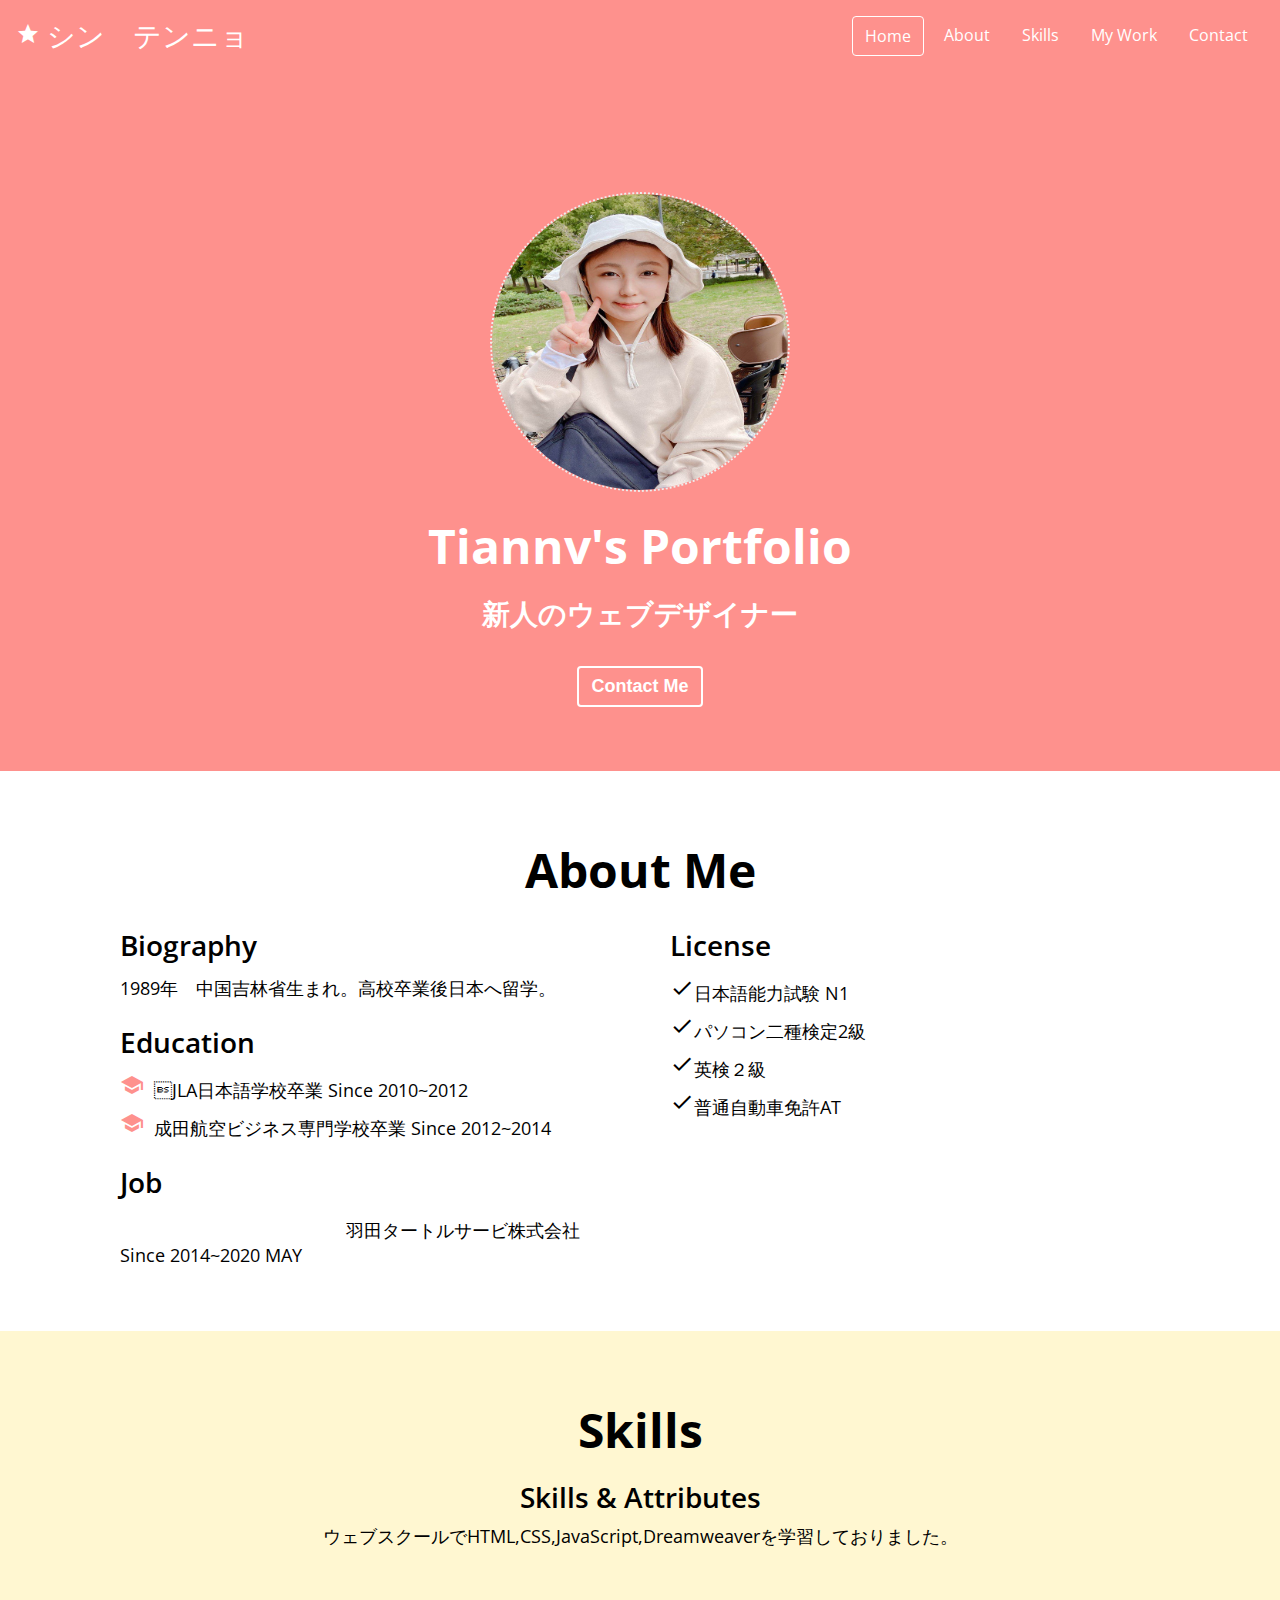
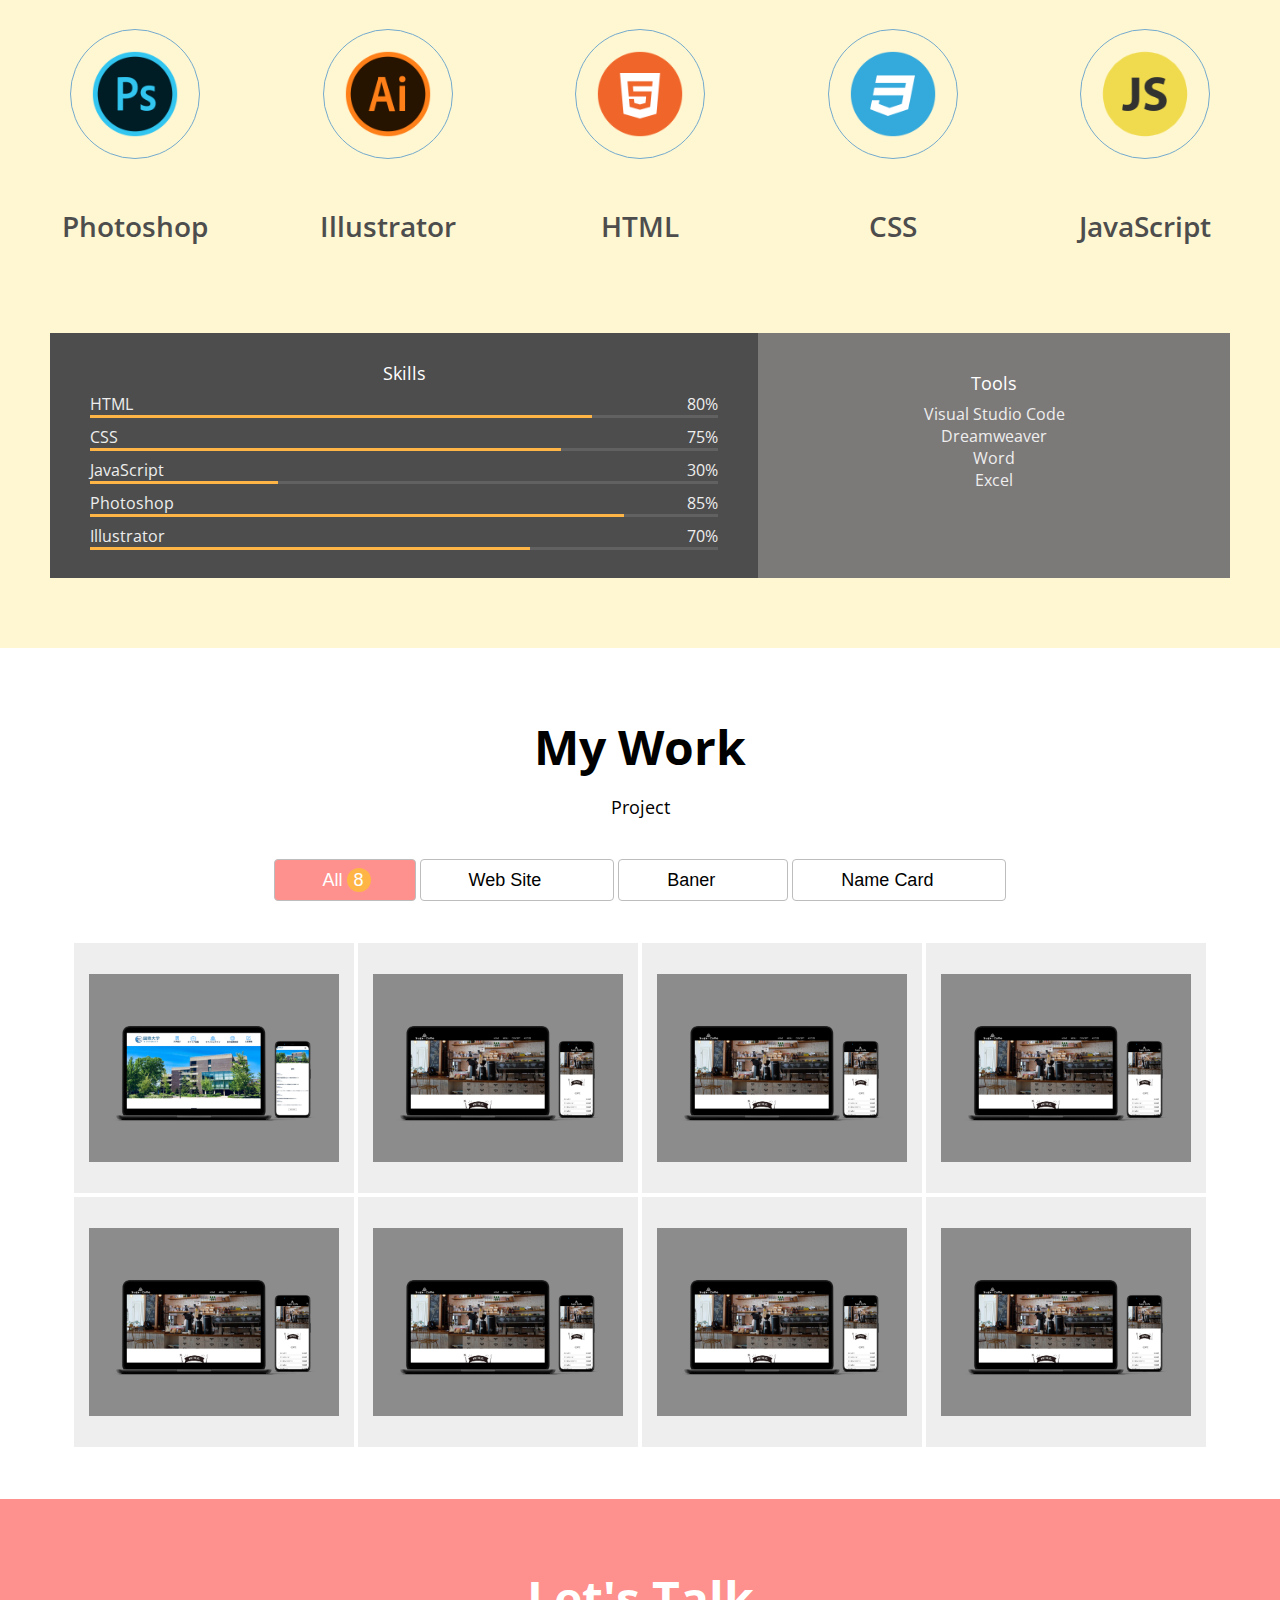
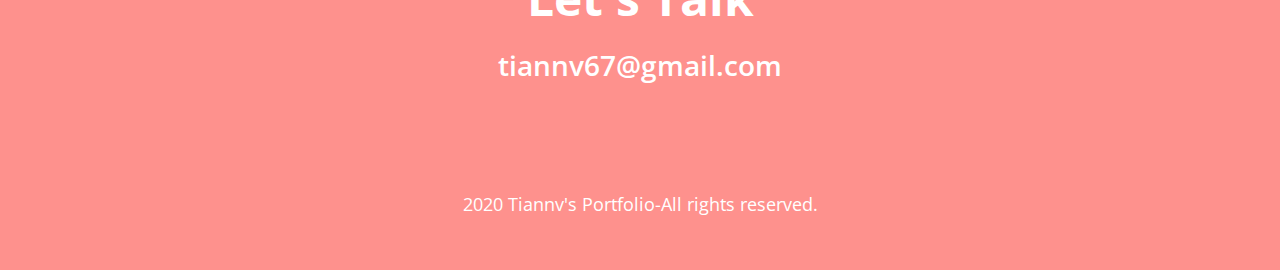
<file: index.html>
<!DOCTYPE html>
<html lang="ja">
<head>
    <meta charset="UTF-8">
    <meta name="viewport" content="width=device-width, initial-scale=1.0">
    <title>Tiannv's Portfolio</title>
    <meta name="description" content="Portfolio for Web Designer Tiannv" />
    <meta name="author" content="Tiannv" />
    <link href="https://fonts.googleapis.com/css2?family=Open+Sans:wght@400;600;700&display=swap" rel="stylesheet" />
    <link rel="icon" type="image/png" href="imgs/star.png">
    <link href="https://fonts.googleapis.com/icon?family=Material+Icons"
      rel="stylesheet">
    <link rel="stylesheet" href="https://use.fontawesome.com/releases/v5.15.1/css/all.css" integrity="sha384-vp86vTRFVJgpjF9jiIGPEEqYqlDwgyBgEF109VFjmqGmIY/Y4HV4d3Gp2irVfcrp" crossorigin="anonymous">
    <link rel="stylesheet" href="style.css">
</head>
<body>
    <!-- Navbar -->
    <nav id="navbar">
        <div class="navbar_logo">
            <span class="material-icons" class="nav_icon">grade</span>
            <a href="#">シン　テンニョ</a>
        </div>
        <div class="navbar_menu">
            <ul class="navbar_menu">
                <li class="navbar_menu_item active">Home</li>
                <li class="navbar_menu_item">About</li>
                <li class="navbar_menu_item">Skills</li>
                <li class="navbar_menu_item">My Work</li>
                <li class="navbar_menu_item">Contact</li>
            </ul>
        </div>
    </nav>
    <!-- Hamburger -->
        <div class="sp-menu">
            <span class="material-icons" id="open">menu</span>
        </div>
        <div class="overlay">
            <span class="material-icons" id="close">close</span>
            <nav class="sp-nav_menu">
                <ul class="sp-nav_menu">
                    <li class="navbar_menu_item active">Home</li>
                    <li class="navbar_menu_item">About</li>
                    <li class="navbar_menu_item">Skills</li>
                    <li class="navbar_menu_item">My Work</li>
                    <li class="navbar_menu_item">Contact</li>
                </ul>
            </nav>
        </div>
    
    <!-- Home -->
    <section id="home">
        <img src="imgs/me2.jpeg" alt="myphoto" class="home_avatar">

        <h1 class="home_title">Tiannv's Portfolio</h1>
        <h2 class="home_description">新人のウェブデザイナー</h2>

        <button class="home_contact">Contact Me</button>
    </section>

    <!-- About -->
    <section id="about" class="section section_container">
        <h1>About Me</h1>
        <div class="aboutme_container">
            <div class="aboutme_description">
                <div class="about_biography">
                    <h2>Biography</h2>
                    <p>1989年　中国吉林省生まれ。高校卒業後日本へ留学。</p>
                </div>

                <div class="about_education">
                    <h2>Education</h2>
                    <p><span class="material-icons educate_icon">school</span>JLA日本語学校卒業 Since 2010~2012 </p>

                    <p><span class="material-icons educate_icon">school</span>成田航空ビジネス専門学校卒業 Since 2012~2014 </p>
                </div>

                <div class="about_job">
                    <h2>Job</h2>
                    <p><span class="material-icons job_icon">apartment</span>羽田タートルサービ株式会社 Since 2014~2020 MAY </p>
                </div>
            </div>
            <div class="aboutme_description">
                <div class="about_job">
                    <h2>License</h2>
                    <p><span class="material-icons">done</span>日本語能力試験 N1 </p>
                    <p><span class="material-icons">done</span>パソコン二種検定2級 </p>
                    <p><span class="material-icons">done</span>英検２級 </p>
                    <p><span class="material-icons">done</span>普通自動車免許AT </p>
                </div>
            </div>
        </div>
    </section>

    <!-- Skills -->
    <section id="skills" class="section">
        <div class="section_container">
            <h1>Skills</h1>
            <h2>Skills & Attributes</h2>
            <p>ウェブスクールでHTML,CSS,JavaScript,Dreamweaverを学習しておりました。</p>

            <div class="about_majors">
                <div class="major">
                    <div class="major_icon">
                        <img src="imgs/Ps.png" alt="Photoshop">
                    </div>
                    <h2 class="major_title">Photoshop</h2>
                </div>
    
                <div class="major">
                    <div class="major_icon">
                        <img src="imgs/Ai.png" alt="Illustrator">
                    </div>
                    <h2 class="major_title">Illustrator</h2>
                </div>
    
                <div class="major">
                    <div class="major_icon">
                        <img src="imgs/html.png" alt="html">
                    </div>
                    <h2 class="major_title">HTML</h2>
                </div>
    
                <div class="major">
                    <div class="major_icon">
                        <img src="imgs/css2.png" alt="css">
                    </div>
                    <h2 class="major_title">CSS</h2>
                </div>

                <div class="major">
                    <div class="major_icon">
                        <img src="imgs/JavaScript.png" alt="JavaScript">
                    </div>
                    <h2 class="major_title">JavaScript</h2>
                </div>
            </div>

            <div class="skillset">
                <div class="skillset_left">
                    <h3 class="skillset_title">Skills</h3>

                    <div class="skill">
                        <div class="skill_description">
                            <span>HTML</span>
                            <span>80%</span>
                        </div>
                        <div class="skill_bar">
                            <div class="skill_value" style="width: 80%;"></div>
                        </div>
                    </div>

                    <div class="skill">
                        <div class="skill_description">
                            <span>CSS</span>
                            <span>75%</span>
                        </div>
                        <div class="skill_bar">
                            <div class="skill_value" style="width: 75%;"></div>
                        </div>
                    </div>

                    <div class="skill">
                        <div class="skill_description">
                            <span>JavaScript</span>
                            <span>30%</span>
                        </div>
                        <div class="skill_bar">
                            <div class="skill_value" style="width: 30%;"></div>
                        </div>
                    </div>

                    <div class="skill">
                        <div class="skill_description">
                            <span>Photoshop</span>
                            <span>85%</span>
                        </div>
                        <div class="skill_bar">
                            <div class="skill_value" style="width: 85%;"></div>
                        </div>
                    </div>

                    <div class="skill">
                        <div class="skill_description">
                            <span>Illustrator</span>
                            <span>70%</span>
                        </div>
                        <div class="skill_bar">
                            <div class="skill_value" style="width: 70%;"></div>
                        </div>
                    </div>
                </div>

                <div class="skillset_right">
                    <div class="tools">
                        <h3 class="skillset_title">Tools</h3>
                        <ul class="tools_list">
                            <li><span>Visual Studio Code</span></li>
                            <li><span>Dreamweaver</span></li>
                            <li><span>Word</span></li>
                            <li><span>Excel</span></li>
                        </ul>
                    </div>
                </div>
            </div>
        </div>
        
    </section>

    <!-- Work -->
    <section id="work" class="section">
        <div class="section_container">
            <h1>My Work</h1>
            <h3>Project</h3>
            <div class="work_categories">
                <button class="category_btn active">All<span class="category_count">8</span></button>
                <button class="category_btn">Web Site<span class="category_count">3</span></button>
                <button class="category_btn">Baner<span class="category_count">3</span></button>
                <button class="category_btn">Name Card<span class="category_count">2</span></button>
            </div>

            <div class="work_projects">
                <a href="web_site/university_site/index.html" class="project" target="blank">
                <img src="imgs/university_mockup-min.jpg" alt="cafe_menupage">
                <div class="project_description">
                    <h3>N University</h3>
                    <span>coding with HTML and CSS</span>
                </div>
                </a>

                <a href="web_site/cafe_site/TopPage/cafe.html" class="project" target="blank">
                <img src="imgs/cafe_mokup-min.jpg" alt="cafe_menupage">
                <div class="project_description">
                    <h3>Sugar Cofee</h3>
                    <span>coding with HTML and CSS</span>
                </div>
                </a>

                <a href="#" class="project" target="blank">
                <img src="imgs/cafe_mokup-min.jpg" alt="cafe_menupage">
                <div class="project_description">
                    <h3>Sofa_LP</h3>
                    <span>coding with HTML and CSS</span>
                </div>
                </a>

                <a href="#" class="project" target="blank">
                <img src="imgs/cafe_mokup-min.jpg" alt="cafe_menupage">
                <div class="project_description">
                    <h3>Sofa_LP</h3>
                    <span>coding with HTML and CSS</span>
                </div>
                </a>

                <a href="#" class="project" target="blank">
                <img src="imgs/cafe_mokup-min.jpg" alt="cafe_menupage">
                <div class="project_description">
                    <h3>Sofa_LP</h3>
                    <span>coding with HTML and CSS</span>
                </div>
                </a>

                <a href="#" class="project" target="blank">
                <img src="imgs/cafe_mokup-min.jpg" alt="cafe_menupage">
                <div class="project_description">
                    <h3>Sofa_LP</h3>
                    <span>coding with HTML and CSS</span>
                </div>
                </a>

                <a href="#" class="project" target="blank">
                <img src="imgs/cafe_mokup-min.jpg" alt="cafe_menupage">
                <div class="project_description">
                    <h3>Sofa_LP</h3>
                    <span>coding with HTML and CSS</span>
                </div>
                </a>

                <a href="#" class="project" target="blank">
                <img src="imgs/cafe_mokup-min.jpg" alt="cafe_menupage">
                <div class="project_description">
                    <h3>Sofa_LP</h3>
                    <span>coding with HTML and CSS</span>
                </div>
                </a>
            </div>
        </div>
    </section>
    
    <!-- contact -->
    <section id="contact" class="section">
        <div class="section_container">
            <h1 class="contact_title">Let's Talk</h1>
            <h2 class="contact_email">tiannv67@gmail.com</h2>
            <div class="contact_links">
                <a href="sintenjyo0607">
                    <i class="fab fa-weixin"></i>
                </a>
                <a href="sintenjyo67">
                    <i class="fab fa-line"></i>
                </a>
                <a href="tiannv67">
                    <i class="fab fa-instagram"></i>
                </a>
            </div>
            <p class="contact_copyrights">
                2020 Tiannv's Portfolio-All rights reserved.
            </p>
        </div>
    </section>


    <!-- JavaScript -->
    <script src="main.js"></script>
</body>
</html>
</file>
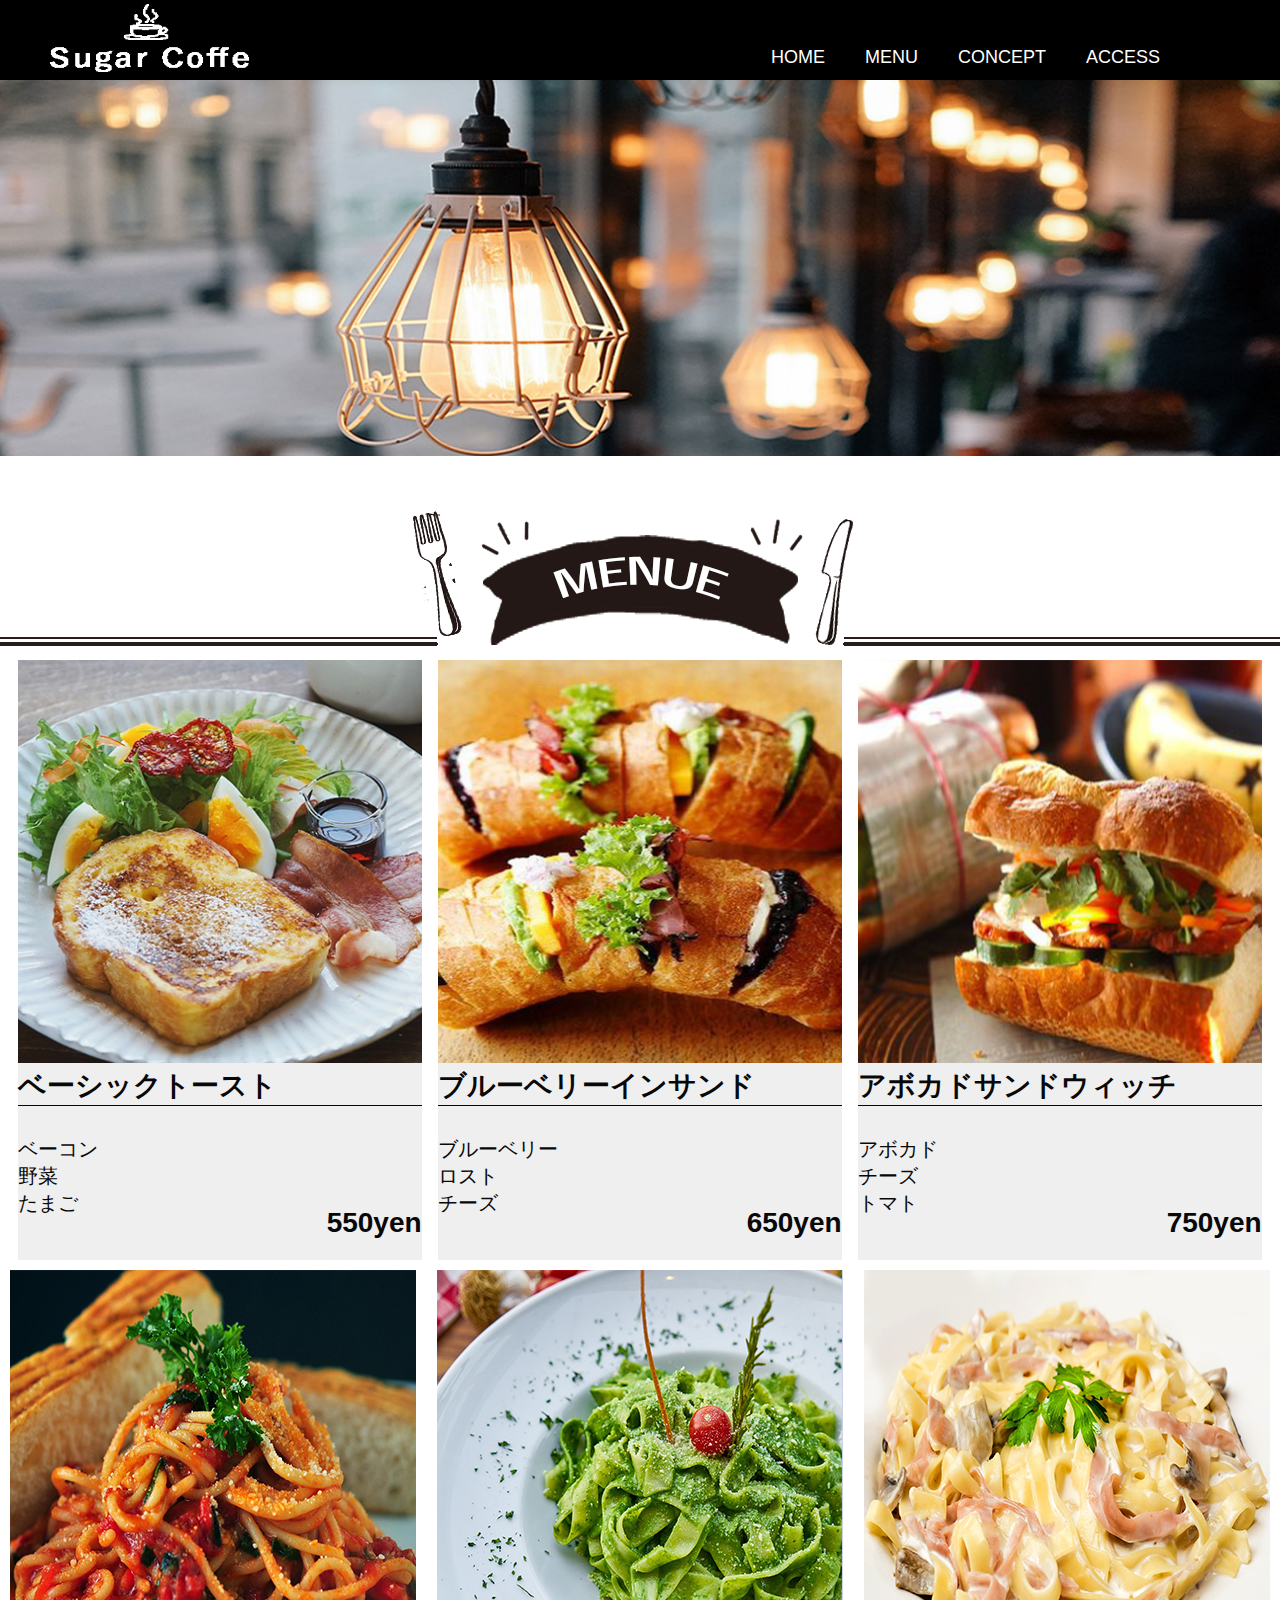
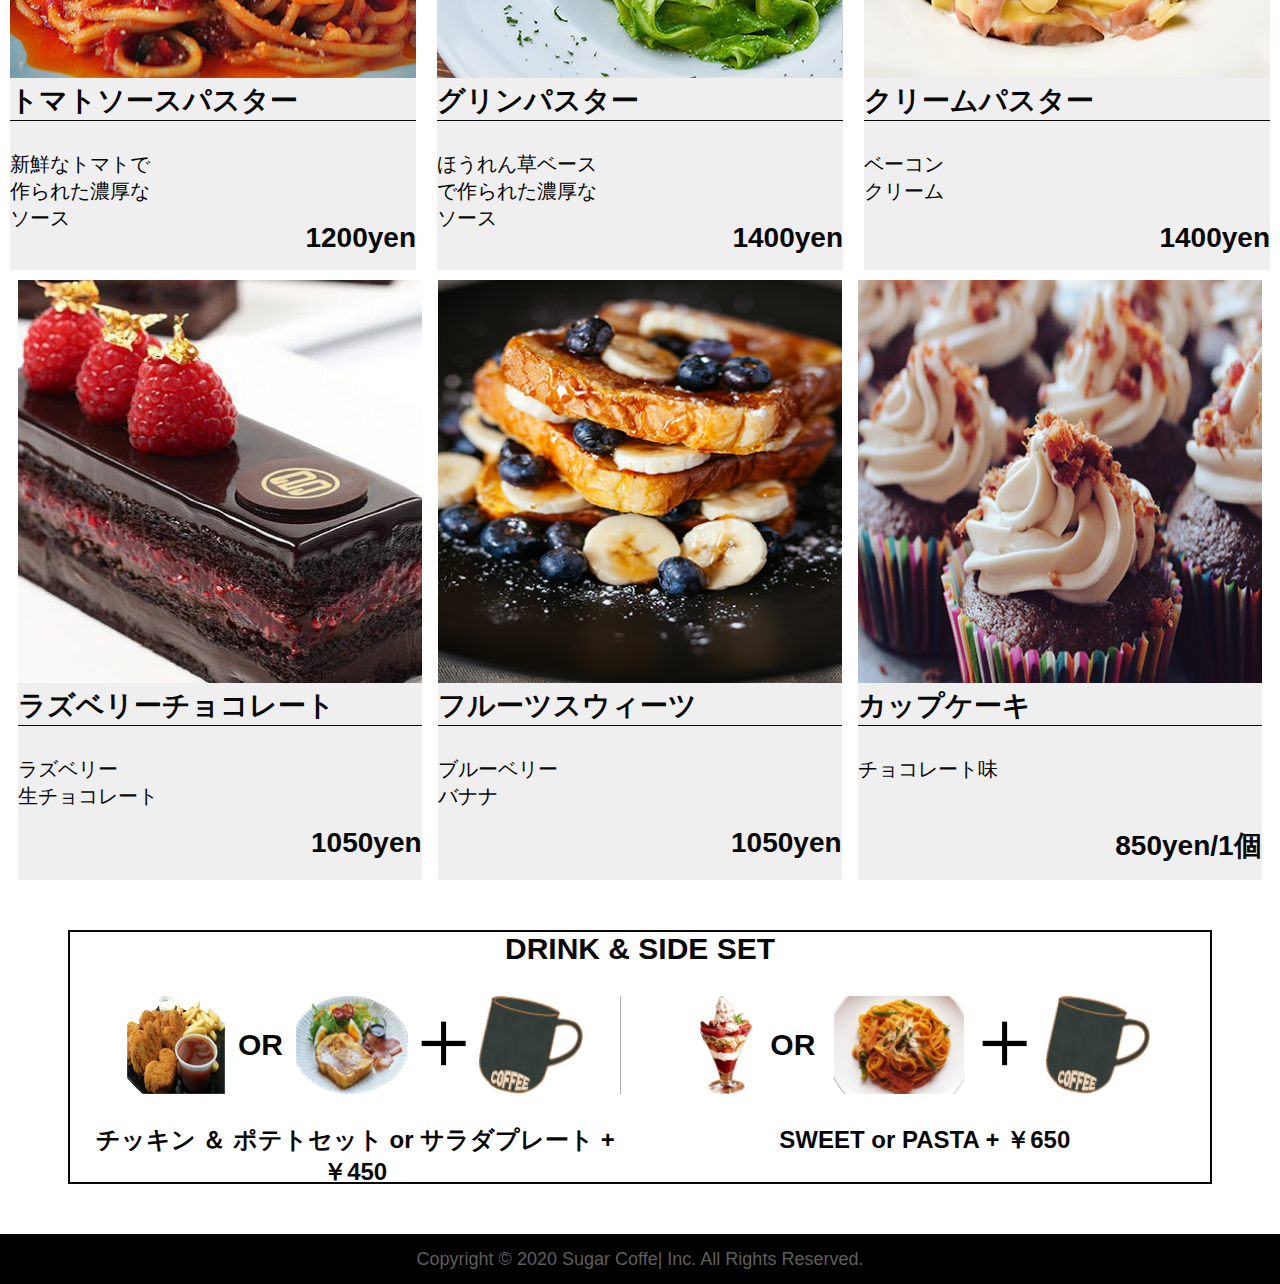
<file: web_site/cafe_site/menuPage/menu.html>
<!DOCTYPE html>
<html lang="ja">
<head>
    <meta charset="UTF-8">
    <meta name="viewport" content="width=device-width, initial-scale=1.0">
    <link rel="stylesheet" href="menu.css">
    <link rel="stylesheet" href="https://use.fontawesome.com/releases/v5.15.1/css/all.css" integrity="sha384-vp86vTRFVJgpjF9jiIGPEEqYqlDwgyBgEF109VFjmqGmIY/Y4HV4d3Gp2irVfcrp" crossorigin="anonymous">
    <link href="https://fonts.googleapis.com/css2?family=Open+Sans:wght@400;600;700&display=swap" rel="stylesheet" />
    <title>SugarCoffeメニュー</title>
</head>
<body>

    <!-- ヘッダー -->
    <header>
        <h1><a href="#"><img src="../TopPage/images/logo.png" alt="SugarCoffe" width="199px" height="68px"></a></h1>

        <nav>
            <ul>
                <li class="active">HOME</li>
                <li>MENU</li>
                <li>CONCEPT</li>
                <li>ACCESS</li>
            </ul>
        </nav>
        <!-- Hamburger Menu -->
        <button class="hamburger_menu">
            <i class="fas fa-bars"></i>
        </button>
    </header>

    <!-- メインイメージ -->
    <section id="menu_mainimage">
        <img src="images/mainimage.jpg" alt="メイン画像">
    </section>

    <!-- メニューコンテンツ -->
    <section class="section">
        <div class="menu_title">
            <img src="images/menu_icon.png" alt="MENUE">
        </div>
        
        <div class="menu_container">

            <div class="menu_row1">
                <div class="toast">
                    <img src="images/basic_toast.png" alt="トースト" class="menu_img">
                    <h2 class="menupage_h2">ベーシックトースト<span class="menu_span">550yen</span></h2>
                    <p>ベーコン</p>
                    <p>野菜</p>
                    <p>たまご</p>
                </div>
                <div class="blueberry_sand">
                    <img src="images/blueberry_sand.png" alt="ブルベリサンド" class="menu_img">
                    <h2 class="menupage_h2">ブルーベリーインサンド<span class="menu_span">650yen</span></h2>
                    <p>ブルーベリー</p>
                    <p>ロスト</p>
                    <p>チーズ</p>
                </div>
                <div class="abocad_sand">
                    <img src="images/abocad_sand.png" alt="アボカドサンド" class="menu_img">
                    <h2 class="menupage_h2">アボカドサンドウィッチ<span class="menu_span">750yen</span></h2>
                    <p>アボカド</p>
                    <p>チーズ</p>
                    <p>トマト</p>
                </div>
            </div>

            <div class="menu_row2">
                <div class="tomato_pasta">
                    <img src="images/tomato_pasta.png" alt="トマトパスタ" class="menu_img">
                    <h2 class="menupage_h2">トマトソースパスター<span class="menu_span">1200yen</span></h2>
                    <p>新鮮なトマトで</p>
                    <p>作られた濃厚な</p>
                    <p>ソース</p>
                </div>
                <div class="green_pasta">
                    <img src="images/green_pasta.png" alt="greenパスタ" class="menu_img">
                    <h2 class="menupage_h2">グリンパスター<span class="menu_span">1400yen</span></h2>
                    <p>ほうれん草ベース</p>
                    <p>で作られた濃厚な</p>
                    <p>ソース</p>
                </div>
                <div class="cream_pasta">
                    <img src="images/cream_pasta.png" alt="creamパスタ" class="menu_img">
                    <h2 class="menupage_h2">クリームパスター<span class="menu_span">1400yen</span></h2>
                    <p>ベーコン</p>
                    <p>クリーム</p>
                </div>
            </div>

            <div class="menu_row3">
                <div class="razberry_choco">
                    <img src="images/raspberry_choco.png" alt="チョコレート" class="menu_img">
                    <h2 class="menupage_h2">ラズベリーチョコレート<span class="menu_span">1050yen</span></h2>
                    <p>ラズベリー</p>
                    <p>生チョコレート</p>
                </div>
                <div class="fruit_sweet">
                    <img src="images/fruites_sweet.png" alt="スウィーツ" class="menu_img">
                    <h2 class="menupage_h2">フルーツスウィーツ<span class="menu_span">1050yen</span></h2>
                    <p>ブルーベリー</p>
                    <p>バナナ</p>
                </div>
                <div class="cup_cake">
                    <img src="images/cup_cake.png" alt="カップケーキ" class="menu_img">
                    <h2 class="menupage_h2">カップケーキ<span class="menu_span">850yen/1個</span></h2>
                    <p>チョコレート味</p>
                </div>
            </div>
        </div>
    </section>
    
    <section class="set_menu">
        <h2 class="setmenu_title">DRINK & SIDE SET</h2>
        <div class="setmenu_container">
            <div class="set_left">
                <img src="images/chicken_potato.png" alt="チッキンポテト" class="chicken_potato">

                <p class="OR">OR</p>

                <img src="images/salad_plate.png" alt="サラダプレイト" class="salad_plate">

                <img src="images/plus_icon.png" alt="プラス" class="plus">

                <img src="images/cup.png" alt="カップ" class="cup">
            </div>
            <div class="set_right">
                <img src="images/sweet.png" alt="スウィーツ" class="sweet">

                <p class="OR">OR</p>

                <img src="images/pasta.png" alt="パスタ" class="pasta">

                <img src="images/plus_icon.png" alt="プラス" class="plus">

                <img src="images/cup.png" alt="カップ" class="cup">
            </div>
        </div>
        <div class="setmenu_description">
            <p class="description_left">チッキン ＆ ポテトセット or サラダプレート + ￥450</p>
            <p class="description_right">SWEET or PASTA + ￥650</p>
        </div>
    </section>
   
    <!-- フッダー -->
    <footer class="menupage_footer">
        <p class="menupage_copyright">Copyright © 2020 Sugar Coffe| Inc. All Rights Reserved.</p>
    </footer>
</body>
</html>
</file>
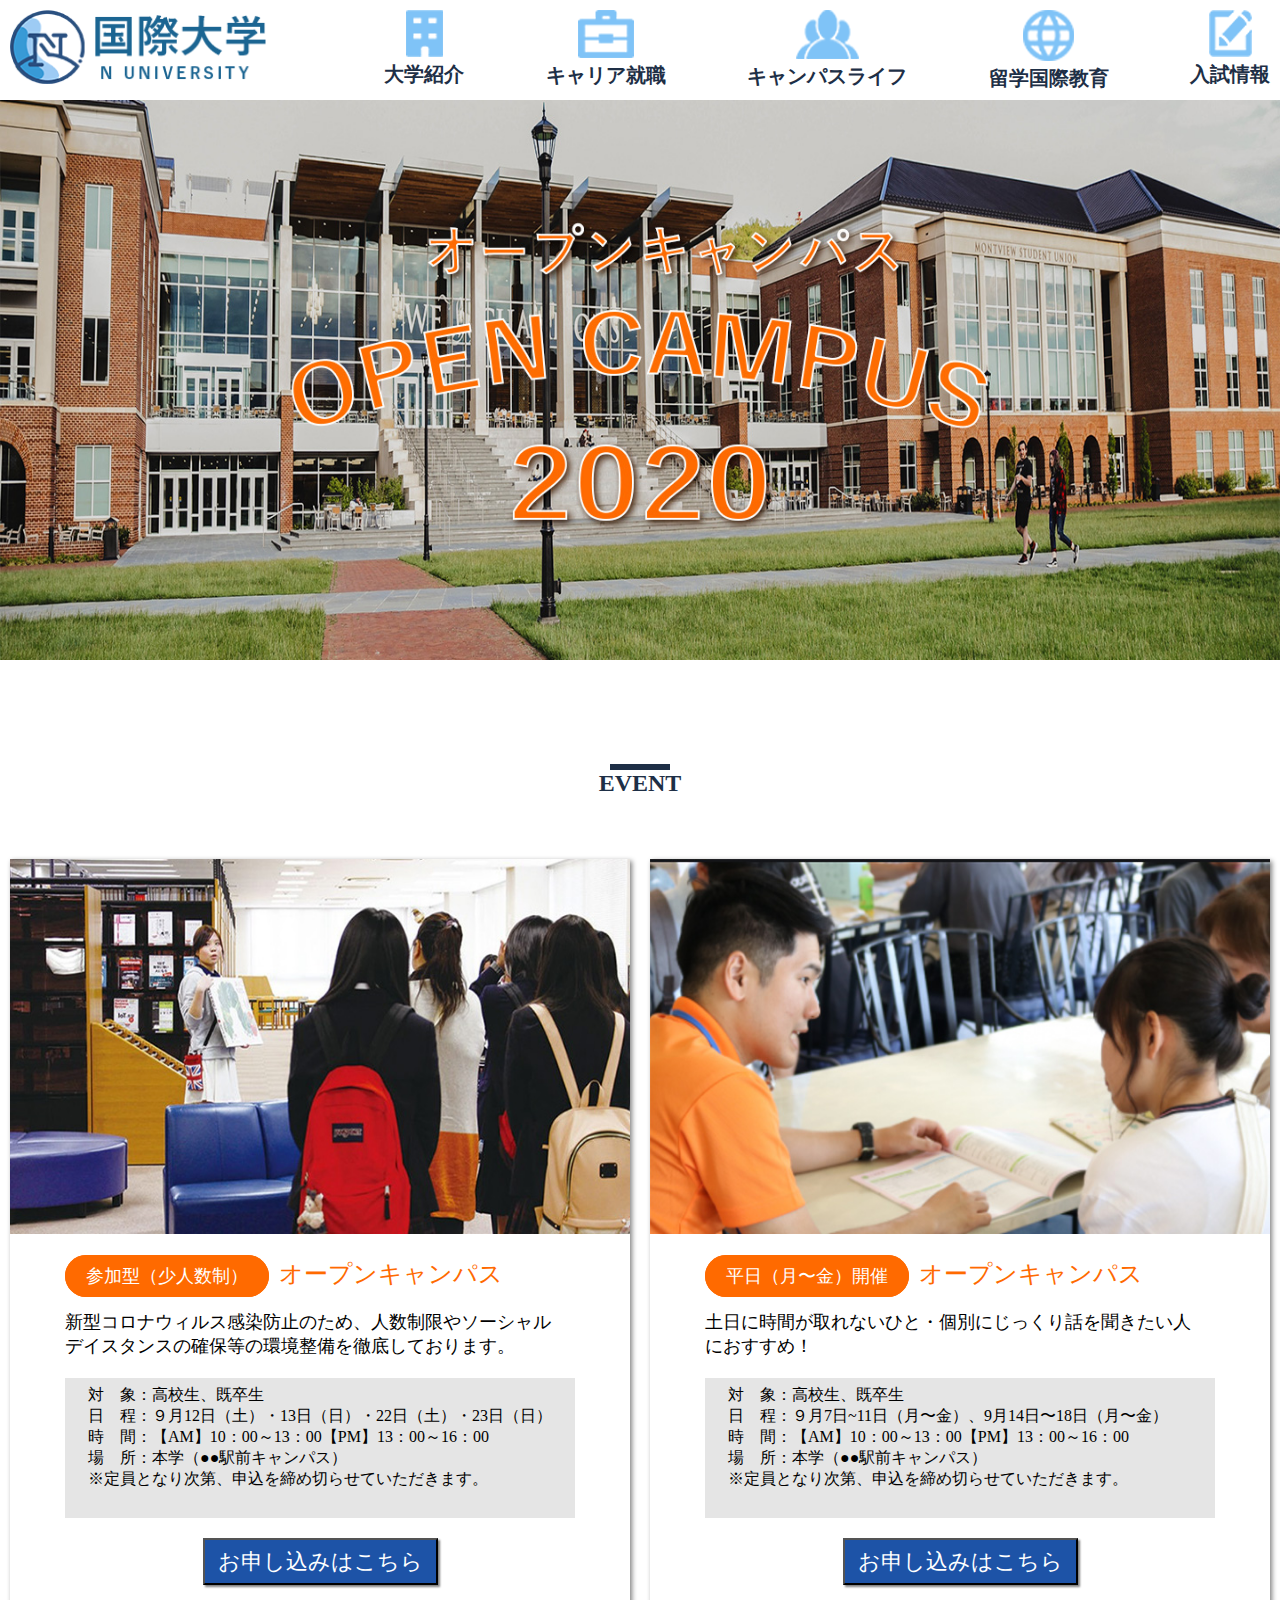
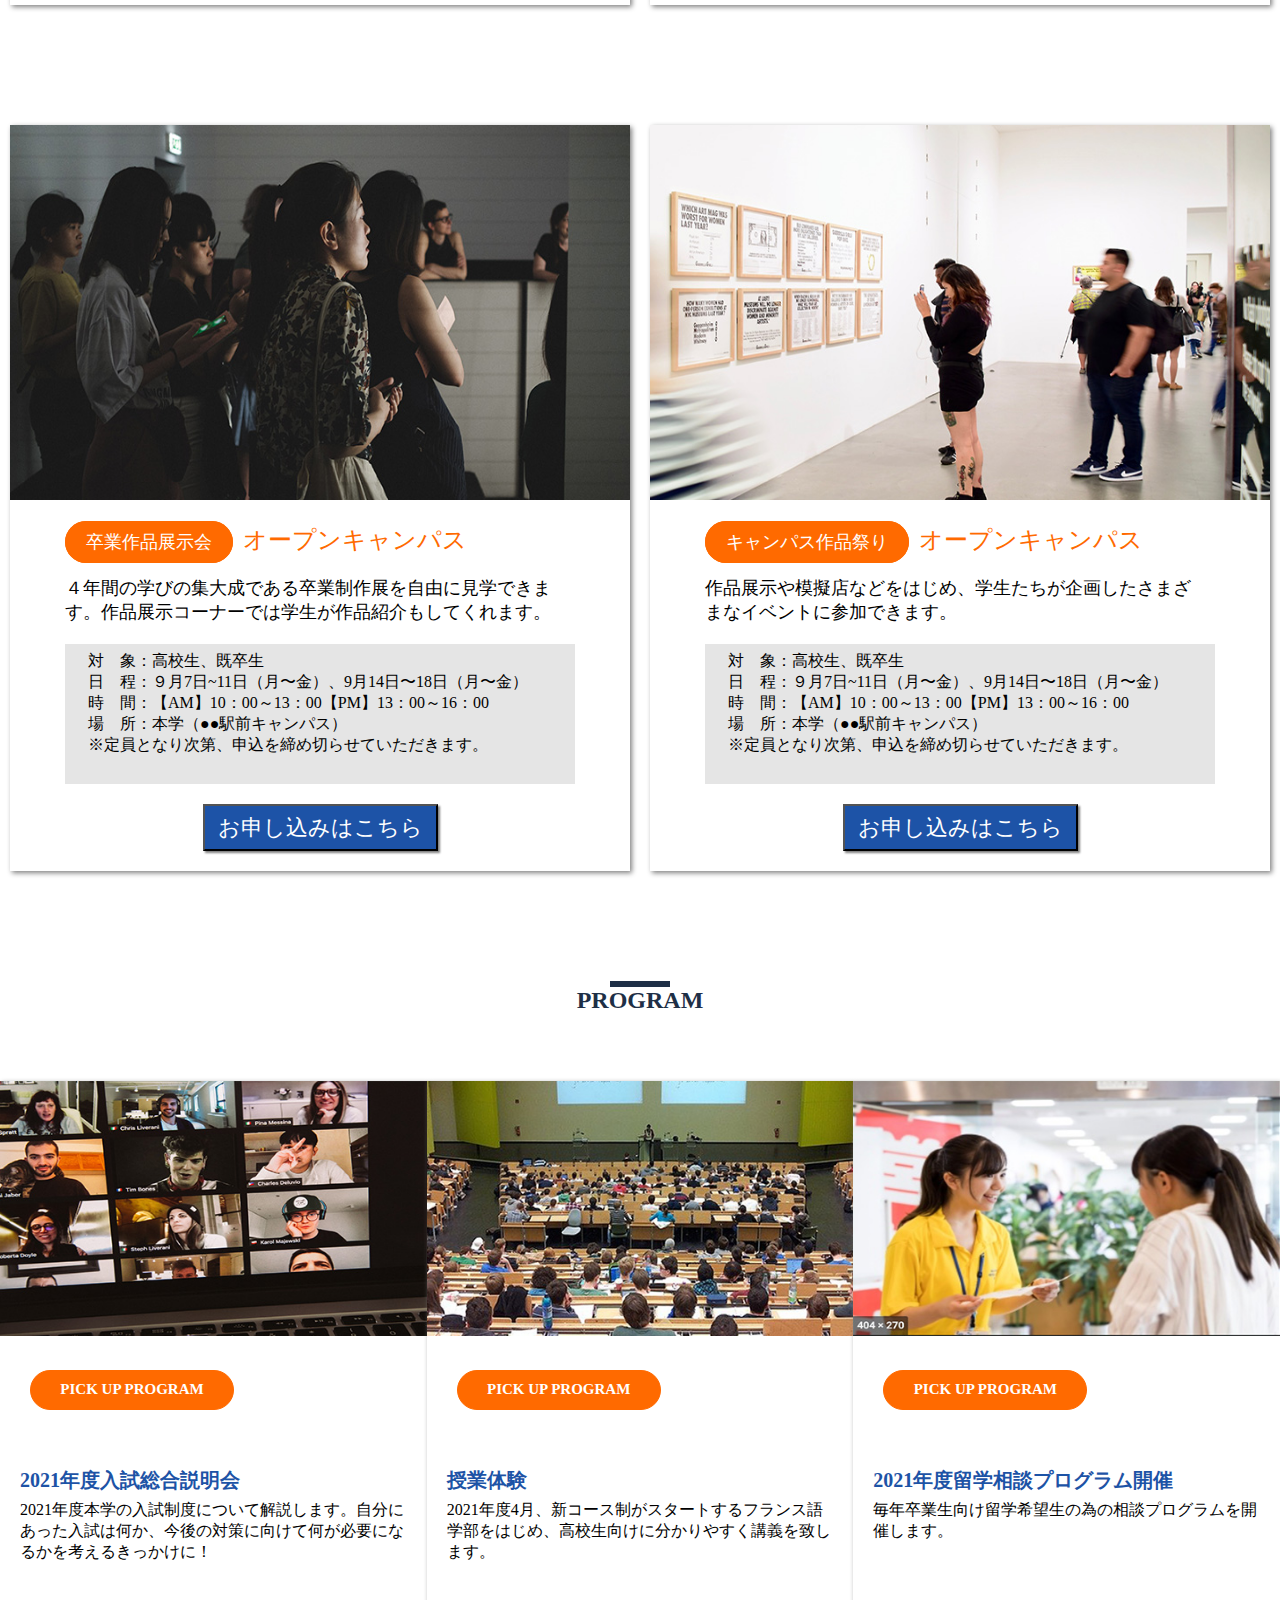
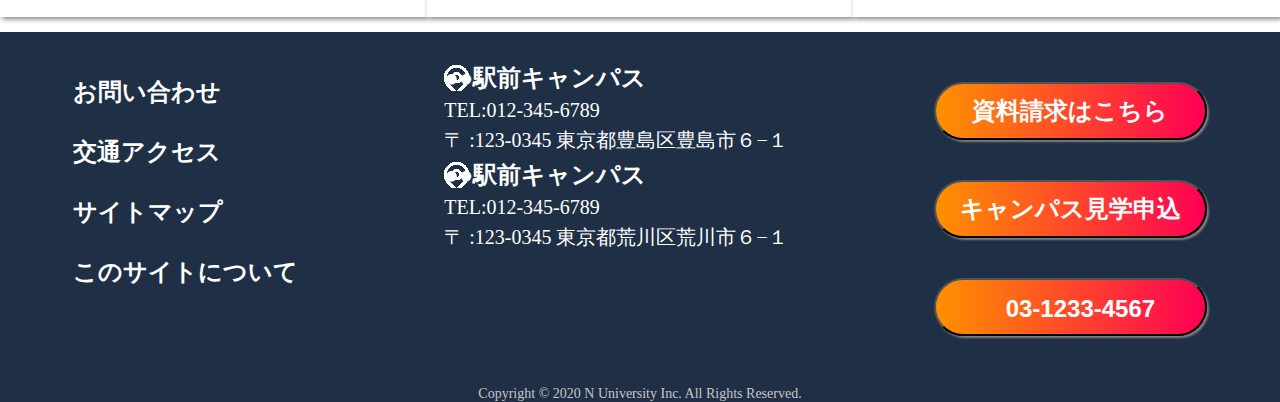
<file: web_site/university_site/CampusPage/Campus.html>
<!DOCTYPE html>
<html lang="ja">
<head>
    <meta charset="UTF-8">
    <meta name="viewport" content="width=device-width, initial-scale=1.0">
    <title>N 国際大学キャンパスページ</title>
    <link rel="stylesheet" href="Campus.css" media="screen">
    <link rel="stylesheet" href="https://use.fontawesome.com/releases/v5.15.1/css/all.css" integrity="sha384-vp86vTRFVJgpjF9jiIGPEEqYqlDwgyBgEF109VFjmqGmIY/Y4HV4d3Gp2irVfcrp" crossorigin="anonymous">
    <link href="https://fonts.googleapis.com/css2?family=Open+Sans:wght@400;600;700&display=swap" rel="stylesheet" />
</head>

<body>
    <!-- ラッパーここから -->
    <div id="wrapper">

        <!-- ヘッダーここから -->
        <header>
            <h1><a href="../index.html"><img src="../images/logo.png" alt="N国際大　NUniversity"></a></h1>
            
            <nav>
                <ul>
                    <li>
                        <dt><img src="../images/nav_icon1.png" alt="学校"></dt>
                        <dd><a href="#">大学紹介</a></dd>
                    </li>
                    <li>
                        <dt><img src="../images/nav_icon2.png" alt="キャリア就職"></dt>
                        <dd><a href="#">キャリア就職</a></dd>
                    </li>
                    <li>
                        <dt><img src="../images/nav_icon3.png" alt="キャンパスライフ"></dt>
                        <dd><a href="#">キャンパスライフ</a></dd>
                    </li>
                    <li>
                        <dt><img src="../images/nav_icon4.png" alt="留学国際教育"></dt>
                        <dd><a href="#">留学国際教育</a></dd>
                    </li>
                    <li>
                        <dt><img src="../images/nav_icon5.png" alt="入試情報"></dt>
                        <dd><a href="#">入試情報</a></dd>
                    </li>
                    
                </ul>
            </nav>
            <!-- Hamburger Menu -->
            <div class="hamburger_menu">
                <i class="fas fa-bars"></i>
            </div>
        </header>
        <!-- ヘッダーここまで -->

    </div>
    <!-- ラッパーここまで　-->

        <!-- メイン画像ここから -->
        <div id="mainimage">
            <p><img src="../CampusPage/images/mainimage.jpg" alt="メイン画像"></p>
        </div>
        <!-- メイン画像ここまで -->
    

        <!-- イベントここから -->
        <section id="contents_event">
            <h2>EVENT</h2>
            <div class="eventcards_container">
                <div class="cards">
                    <div class="image">
                        <img src="../CampusPage/images/event_image1.jpg" alt="画像1">
                    </div>
                    <div class="title">
                        <h3><span>参加型（少人数制）</span>オープンキャンパス</h3>
                    </div>
                    <div class="description">
                        <p>新型コロナウィルス感染防止のため、人数制限やソーシャル<br>
                            デイスタンスの確保等の環境整備を徹底しております。</p>
                    </div>
                    <div class="schedule">
                        <p>

                            対　象：高校生、既卒生<br>
                            日　程：９月12日（土）・13日（日）・22日（土）・23日（日）<br>
                            時　間：【AM】10：00～13：00【PM】13：00～16：00<br>
                            場　所：本学（●●駅前キャンパス）<br>
                            ※定員となり次第、申込を締め切らせていただきます。
                        
                        </p>
                    </div>
                    <button><a href="#"><p>お申し込みはこちら</p></a>
                    </button>
                </div>
                <div class="cards">
                    <div class="image">
                        <img src="../CampusPage/images/event_image2.jpg" alt="画像2">
                    </div>
                    <div class="title">
                        <h3><span>平日（月〜金）開催</span>オープンキャンパス</h3>
                    </div>
                    <div class="description">
                        <p>土日に時間が取れないひと・個別にじっくり話を聞きたい人<br>におすすめ！</p>
                    </div>
                    <div class="schedule">
                        <p>

                            対　象：高校生、既卒生<br>
                            日　程：９月7日~11日（月〜金）、9月14日〜18日（月〜金）<br>
                            時　間：【AM】10：00～13：00【PM】13：00～16：00<br>
                            場　所：本学（●●駅前キャンパス）<br>
                            ※定員となり次第、申込を締め切らせていただきます。
                        
                        </p>
                    </div>
                    <button><a href="#"><p>お申し込みはこちら</p></a>
                    </button>
                </div>
            </div>
            <div class="eventcards_container">
                <div class="cards">
                    <div class="image">
                        <img src="../CampusPage/images/event_image3.jpg" alt="画像3">
                    </div>
                    <div class="title">
                        <h3><span>卒業作品展示会</span>オープンキャンパス</h3>
                    </div>
                    <div class="description">
                        <p>４年間の学びの集大成である卒業制作展を自由に見学できま<br>
                            す。作品展示コーナーでは学生が作品紹介もしてくれます。</p>
                    </div>
                    <div class="schedule">
                        <p>

                            対　象：高校生、既卒生<br>
                            日　程：９月7日~11日（月〜金）、9月14日〜18日（月〜金）<br>
                            時　間：【AM】10：00～13：00【PM】13：00～16：00<br>
                            場　所：本学（●●駅前キャンパス）<br>
                            ※定員となり次第、申込を締め切らせていただきます。
                        
                        </p>
                    </div>
                    <button><a href="#"><p>お申し込みはこちら</p></a>
                    </button>
                </div>
                <div class="cards">
                    <div class="image">
                        <img src="../CampusPage/images/event_image4.jpg" alt="画像4">
                    </div>
                    <div class="title">
                        <h3><span>キャンパス作品祭り</span>オープンキャンパス</h3>
                    </div>
                    <div class="description">
                        <p>作品展示や模擬店などをはじめ、学生たちが企画したさまざ<br>
                            まなイベントに参加できます。</p>
                    </div>
                    <div class="schedule">
                        <p>

                            対　象：高校生、既卒生<br>
                            日　程：９月7日~11日（月〜金）、9月14日〜18日（月〜金）<br>
                            時　間：【AM】10：00～13：00【PM】13：00～16：00<br>
                            場　所：本学（●●駅前キャンパス）<br>
                            ※定員となり次第、申込を締め切らせていただきます。
                        
                        </p>
                    </div>
                    <button><a href="#"><p>お申し込みはこちら</p></a>
                    </button>
                </div>
            </div>
           
        </section>
        <!-- イベントここまで -->
  
       
        <!-- プログラムここから -->
        <section id="contents_program">
            <h3>PROGRAM</h3>
            <div class="cards_container">
                <div class="pro_cards">
                    <div class="pro_image">
                        <img src="../CampusPage/images/program_image1.jpg" alt="画像１">
                    </div>
                    <div class="pro_title">
                        <p>PICK UP PROGRAM</p>
                    </div>
                    <div class="des">
                        <p><span>2021年度入試総合説明会</span><br>2021年度本学の入試制度について解説します。自分にあった入試は何か、今後の対策に向けて何が必要になるかを考えるきっかけに！</p>
                    </div>
                </div>
                <div class="pro_cards">
                    <div class="pro_image">
                        <img src="../CampusPage/images/program_image2.jpg" alt="画像2">
                    </div>
                    <div class="pro_title">
                        <p>PICK UP PROGRAM</p>
                    </div>
                    <div class="des">
                        <p><span>授業体験</span><br>2021年度4月、新コース制がスタートするフランス語学部をはじめ、高校生向けに分かりやすく講義を致します。</p>
                    </div>
                </div>
                <div class="pro_cards">
                    <div class="pro_image">
                        <img src="../CampusPage/images/program_image3.jpg" alt="画像3">
                    </div>
                    <div class="pro_title">
                        <p>PICK UP PROGRAM</p>
                    </div>
                    <div class="des">
                        <p><span>2021年度留学相談プログラム開催</span><br>毎年卒業生向け留学希望生の為の相談プログラムを開催します。</p>
                    </div>
                </div>
            </div>
        </section>
        <!-- プログラムここまで  -->

        <!-- フッダーここから -->
        <footer>
            <div id="footer_container1">
                <div class="link">
                    <ul>
                        <li><a href="#">お問い合わせ</a></li>
                        <li><a href="#">交通アクセス</a></li>
                        <li><a href="#">サイトマップ</a></li>
                        <li><a href="#">このサイトについて</a></li>
                    </ul>
                </div>

                <div class="address">
                    <ul>
                        <li><span>●●駅前キャンパス</span></li>
                        <li>TEL:012-345-6789</li>
                        <li>〒 :123-0345 東京都豊島区豊島市６−１</li>
                    </ul>
                    <ul>
                        <li><span>●●駅前キャンパス</span></li>
                        <li>TEL:012-345-6789</li>
                        <li>〒 :123-0345 東京都荒川区荒川市６−１</li>
                    </ul>
                </div>
                
                <div class="button">
                    <button><a href="../FormPage/form.html">資料請求はこちら</a></button>
                    <button><a href="#">キャンパス見学申込</a></button>
                    <button class="footer_tel">
                        <a href="#"><i class="fas fa-headset"></i>03-1233-4567</a>
                    </button>
                </div>
            </div>

            <div id="footer_container2">
                <p>Copyright © 2020 N University Inc. All Rights Reserved.</p>
            </div>
        </footer>
        <!--　フッダーここまで -->


</body>
</html>
</file>
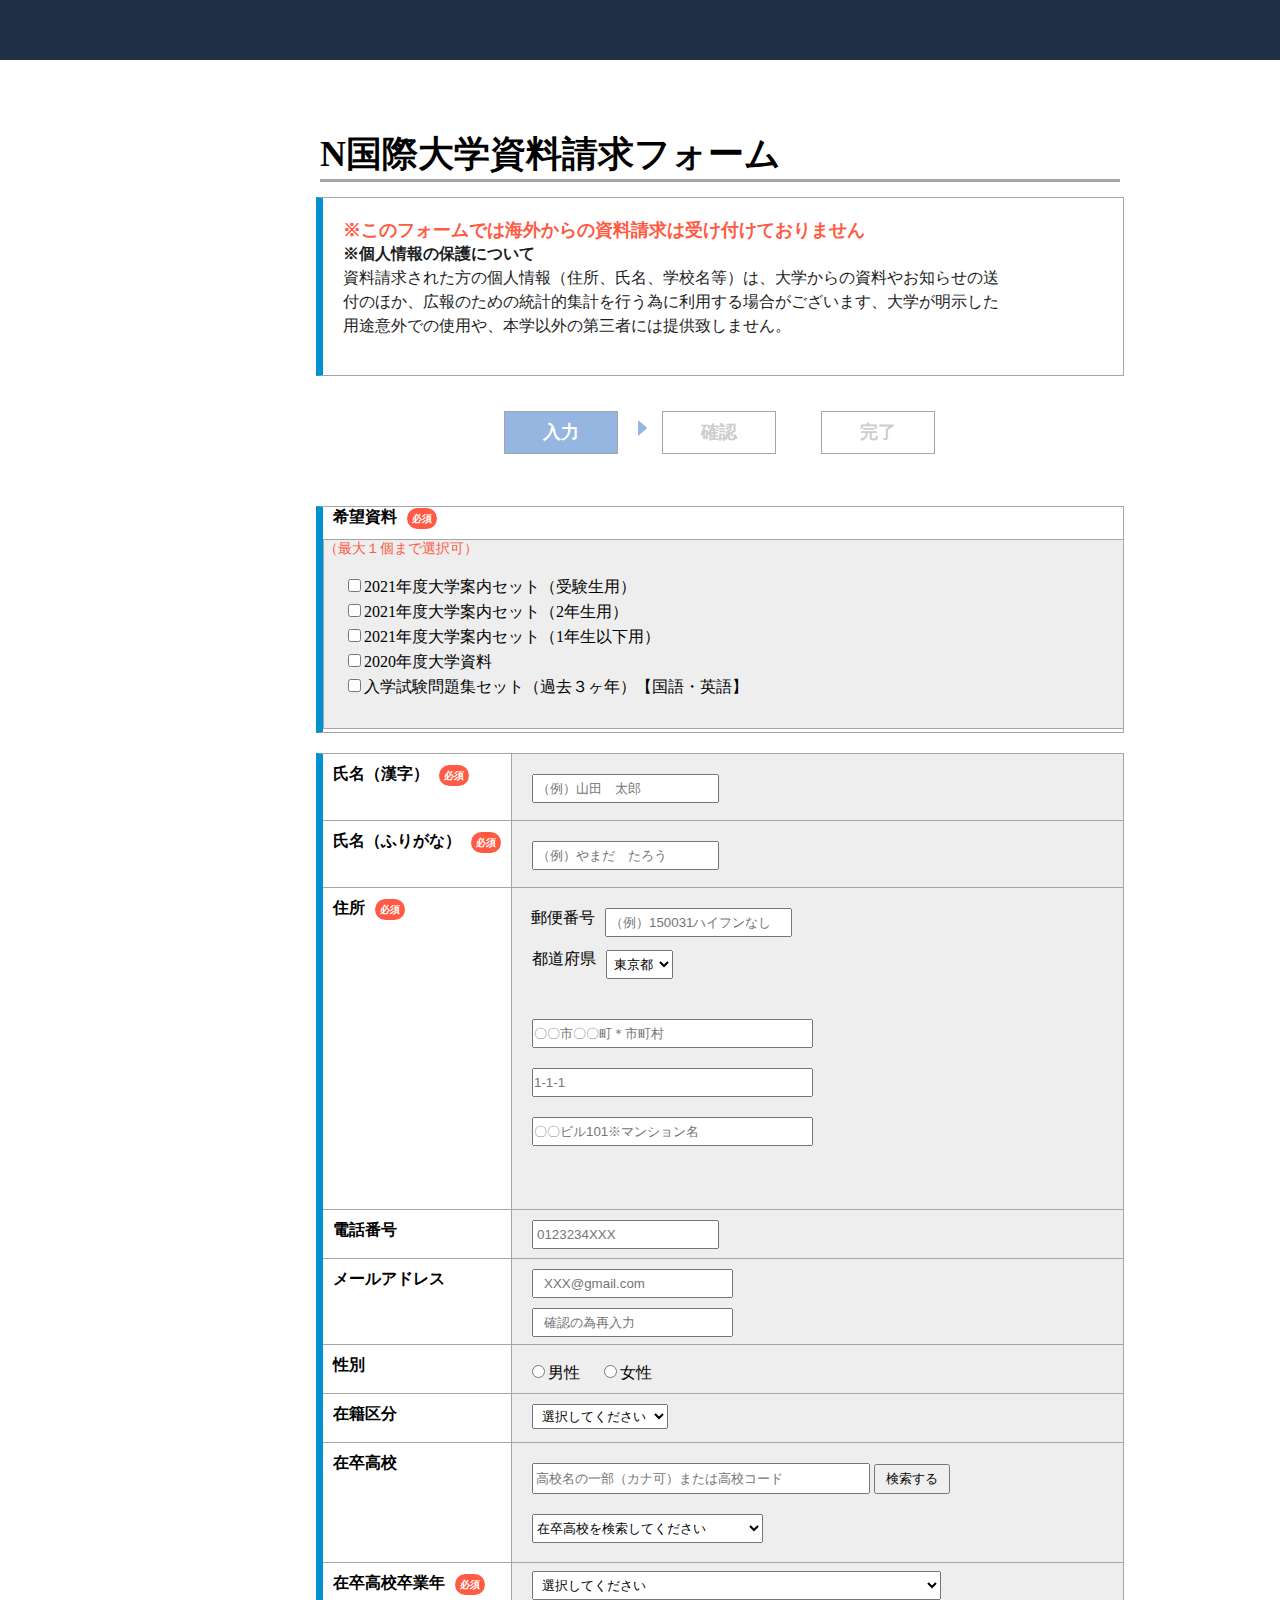
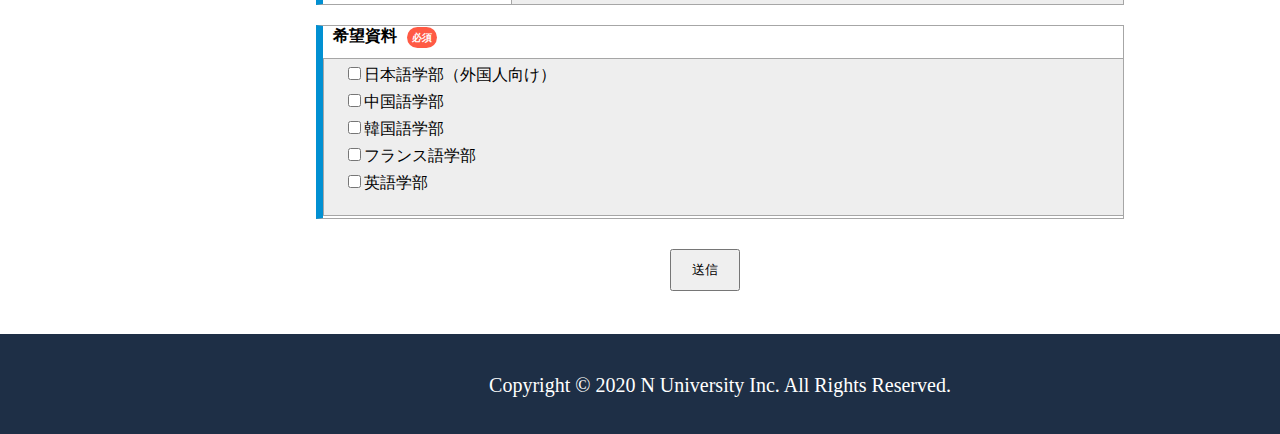
<file: web_site/university_site/FormPage/form.html>
<!DOCTYPE html>
<html lang="ja">
<head>
    <meta charset="UTF-8">
    <meta name="viewport" content="width=device-width, initial-scale=1.0">
    <title>N国際大学資料請求フォーム</title>
    <link rel="stylesheet" href="form.css" media="screen">
</head>
<body>
    <!-- ヘッダーここから -->
    <header></header>
    <!-- ヘッダーここまで -->

    <!-- ラッパここから -->
    <div id="wrapper">

        <!-- フォームここから -->
        <div id="form">
            <h1>N国際大学資料請求フォーム</h1>

            <div class="box1">
                <p class="elerd">※このフォームでは海外からの資料請求は受け付けておりません</p>
                <p class="elerd_text"><span>※個人情報の保護について</span><br>資料請求された方の個人情報（住所、氏名、学校名等）は、大学からの資料やお知らせの送<br>付のほか、広報のための統計的集計を行う為に利用する場合がございます、大学が明示した<br>用途意外での使用や、本学以外の第三者には提供致しません。</p>
            </div>

            <div class="m-box">
                <p class="mbox1">入力</p>
                <div class="mbox_icon"><img src="images/mbox-icon.png" alt=""></div>
                <p class="mbox2">確認</p>
                <p class="mbox3">完了</p>
            </div>

            <div class="box2">
                <h2>希望資料<span class="row-elerd">必須</span></h2>
                <div class="m-box2">
                    <h3>（最大１個まで選択可）</h3>
                    <ul>
                        <li><input type="checkbox" name="" value="1">2021年度大学案内セット（受験生用）</li>
                        <li><input type="checkbox" name="" value="2">2021年度大学案内セット（2年生用）</li>
                        <li><input type="checkbox" name="" value="3">2021年度大学案内セット（1年生以下用）</li>
                        <li><input type="checkbox" name="" value="4">2020年度大学資料</li>
                        <li><input type="checkbox" name="" value="5">入学試験問題集セット（過去３ヶ年）【国語・英語】</li>
                    </ul>
                </div>
            </div>

            <div class="box3">
                <form action="sample.php" method="post">
                        <div class="box3-row1">
                            
                                <div class="col-head-1">
                                    氏名（漢字）<span class="row-elerd">必須</span>
                                </div>
                                <div class="col-right-1">
                                    
                                        <input type="text" name="name" value="" placeholder="（例）山田　太郎">
                                    
                                </div>
                            
                        </div>

                        <div class="box3-row2">
                            
                                <div class="col-head-2">
                                    氏名（ふりがな）<span class="row-elerd">必須</span>
                                </div>
                                <div class="col-right-2">
                                    
                                        <input type="text" name="name" value="" placeholder="（例）やまだ　たろう">
                                    
                                </div>
                            
                        </div>

                        <div class="box3-row3">
                            
                                <div class="col-head-3">
                                    住所<span class="row-elerd">必須</span>
                                </div>
                                <div class="col-right-3">
                                    
                                        <p class="zip">郵便番号<input type="text" name="zipcode" value="" placeholder="（例）150031ハイフンなし"></p>

                                        <p class="adm">都道府県</p>
                                        <select name="adminis">
                                            <option>東京都</option>
                                            <option>千葉県</option>
                                            <option>北海道</option>
                                            <option>埼玉県</option>
                                            <option>青森県</option>
                                            <option>山形県</option>
                                            <option>福島県</option>
                                            <option>秋田県</option>
                                            <option>岩手県</option>
                                            <option>京都府</option>
                                            <option>大阪府</option>
                                            <option>山口県</option>
                                            <option>海外　</option>
                                        </select>

                                        <p class="address1"><input type="text" name="address" value="" placeholder="〇〇市〇〇町＊市町村"></p>

                                        <p class="address2"><input type="text" name="address" value="" placeholder="1-1-1"></p>

                                        <p class="address3"><input type="text" name="address" value="" placeholder="〇〇ビル101※マンション名"></p>
                                    
                                </div>
                            
                        </div>

                        <div class="box3-row4">
                            
                                <div class="col-head-4">
                                    電話番号
                                </div>
                                <div class="col-right-4">
                                    
                                        <input type="number" name="number" value="" placeholder="0123234XXX">
                                    
                                </div>
                            
                        </div>

                        <div class="box3-row5">
                            
                                <div class="col-head-5">
                                    メールアドレス
                                </div>
                                <div class="col-right-5">
                                    
                                        <input type="email" name="email1" value="" placeholder="XXX@gmail.com"><br>
                                        <input type="email" name="email2" value="" placeholder="確認の為再入力">
                            
                                    
                                </div>
                            
                        </div>

                        <div class="box3-row6">
                            
                                <div class="col-head-6">
                                    性別
                                </div>
                                <div class="col-right-6">
                                    
                                        <input type="radio" name="gender" value="male">男性
                                        <input type="radio" name="gender" value="female">女性
                                    
                                </div>
                            
                        </div>

                        <div class="box3-row7">
                            
                                <div class="col-head-7">
                                    在籍区分
                                </div>
                                <div class="col-right-7">
                                    
                                        <select name="classification">
                                            <option>選択してください</option>
                                            <option>高校生</option>
                                            <option>大学生</option>
                                            <option>短大生</option>
                                            <option>大学院生</option>
                                            <option>専門学校生</option>
                                            <option>中学生</option>
                                            <option>社会人</option>
                                            <option>その他</option>
                                        </select>
                                    
                                </div>
                            
                        </div>

                        <div class="box3-row8">
                            
                                <div class="col-head-8">
                                    在卒高校
                                </div>
                                <div class="col-right-8">
                                    
                                        <input type="text" name="" value="" placeholder="高校名の一部（カナ可）または高校コード">

                                        <button>検索する</button><br>

                                        <select>
                                            <option value="在卒高校を検索してください">在卒高校を検索してください</option>
                                        </select>
                                    
                                </div>
                            
                        </div>

                        <div class="box3-row9">
                            
                                <div class="col-head-9">
                                    在卒高校卒業年<span class="row-elerd">必須</span>
                                </div>
                                <div class="col-right-9">
                                    
                                        <select>
                                            <option>選択してください</option>
                                            <option>2020年以前（既卒生）</option>
                                            <option>2021年卒業予定（高校3年生、高専5年生、中等教育学校6年生）</option>
                                            <option>2022年卒業予定（高校3年生、高専5年生、中等教育学校6年生）</option>
                                            <option>2023年卒業予定（高校3年生、高専5年生、中等教育学校6年生）</option>
                                            <option>2024年卒業予定（高校3年生、高専5年生、中等教育学校6年生）</option>
                                            <option>その以後</option>
                                        </select>
                                    
                                </div>
                            
                        </div>
                    </form>

            </div>

            <div class="box4">
                <h2>希望資料<span class="row-elerd">必須</span></h2>
                <div class="m-box2">
                    <ul>
                        <li><input type="checkbox" name="" value="1">日本語学部（外国人向け）</li>
                        <li><input type="checkbox" name="" value="2">中国語学部</li>
                        <li><input type="checkbox" name="" value="3">韓国語学部</li>
                        <li><input type="checkbox" name="" value="4">フランス語学部</li>
                        <li><input type="checkbox" name="" value="5">英語学部</li>
                    </ul>
                </div>
            </div>

            <div class="button">
                <input type="submit" name="submit1" value="送信">
            </div>
        </div>
        <!-- フォームここまで -->

    </div>
    <!-- ラッパここまで -->

    <!-- フッダーここから -->
    <footer>
        <p>Copyright © 2020 N University Inc. All Rights Reserved.</p>
    </footer>
    <!-- フッダーここまで -->

</body>
</html>
</file>
<file: style.css>
@charset "utf-8";

/* ========================================
    リセットcss
========================================= */
html, body, div, span, applet, object, iframe,
h1, h2, h3, h4, h5, h6, p, blockquote, pre,
a, abbr, acronym, address, big, cite, code,
del, dfn, em, img, ins, kbd, q, s, samp,
small, strike, strong, sub, sup, tt, var,
b, u, i, center,
dl, dt, dd, ol, ul, li,
fieldset, form, label, legend,
table, caption, tbody, tfoot, thead, tr, th, td,
article, aside, canvas, details, embed,
figure, figcaption, footer, header, hgroup,
menu, nav, output, ruby, section, summary,
time, mark, audio, video {
    margin: 0;
    padding: 0;
    border: 0;
    font-style:normal;
    font-weight: normal;
    font-size: 100%;
    vertical-align: baseline;
}
article, aside, details, figcaption, figure,
footer, header, hgroup, menu, nav, section {
    display: block;
}
html{overflow-y: scroll;}
blockquote, q {quotes: none;}
blockquote:before, blockquote:after,q:before, q:after {content: ''; content: none;}
input, textarea{margin: 0; padding: 0;}
ol, ul{list-style:none;}
table{border-collapse: collapse; border-spacing:0;}
caption, th{text-align: left;}
a:focus {outline:none;}

div#test {
    text-align: center;
    position: absolute;
    top: 0;
    opacity: 0.5;
}

/* micro clearfix */
.cf:before,
.cf:after {
    content: " ";
    display: table;
}
.cf:after {clear: both;}
.cf {*zoom: 1;}


/* Global */
:root {
    /* Color */
    --color-white: #fff;
    --color-light-white: #eeeeee;
    --color-dark-white: #bdbdbd;
    --color-pink: #fe918d;
    --color-dark-pink: #ff6863;
    --color-black: #4d4d4d;
    --color-dark-grey: #4d4d4d;
    --color-grey: #616161;
    --color-light-grey: #7c7979;
    --color-blue: #73aace;
    --color-yellow: #fff7d1;
    --color-orange: #feb546;
    --color-black: #000;

    /* Font Size */
    --font-large: 48px;
    --font-medium: 28px;
    --font-regular: 18px;
    --font-small: 16px;
    --font-micro: 14px;

    /* Font Weight */
    --weight-bold: 700;
    --weight-semi-bold: 600;
    --weight-regular: 400;

    /* Size */
    --size-border-radius: 4px;

    /* Annimation */
    -o-annimation-duration: 300ms;
}


/* Universal tags */
* {
    box-sizing: border-box;
}

body {
    margin: 0;
    font-family: 'Open Sans', sans-serif;
    cursor: default;
}

a {
    text-decoration: none;
    color: var(--color-white);
}

ul {
    list-style: none;
    padding-left: 0;
}

li {
    list-style: none;
}

button {
    background-color: transparent;
    cursor: pointer;
    border: none;
    outline: none;
}

/* Typography */
h1 {
    font-size: var(--font-large);
    font-weight: var(--weight-bold);
    color: var(--color-black);
    margin: 16px 0;
}
h2 {
    font-size: var(--font-medium);
    font-weight: var(--weight-semi-bold);
    color: var(--color-black);
    margin: 8px 0;
}
h3 {
    font-size: var(--font-regular);
    font-weight: var(--font-regular);
    color: var(--color-black);
    margin: 8px 0;
}
p {
    font-size: var(--font-regular);
    font-weight: var(--font-regular);
    color: var(--color-black);
    margin: 4px 0;
}

/* Navbar */
#navbar {
    display: flex;
    justify-content: space-between;
    background-color: var(--color-pink);
    align-items: center;
    color: var(--color-white);
    padding: 16px;
}


.navbar_menu {
    display: flex;
}

.navbar_logo {
    font-size: var(--font-medium);
    font-weight: var(--weight-semi-bold);
}

.navbar_menu_item {
    padding: 8px 12px;
    margin: 0 4px;
    cursor: pointer;
    border-radius: var(--size-border-radius);
}

.navbar_menu_item.active {
    border: 1px solid var(--color-white);
    border-radius: 4px;
}


.navbar_menu_item:hover {
    border: 1px solid var(--color-white);
    border-radius: var(--size-border-radius);
    background-color: var(--color-dark-pink);
}

/* HamburgerMenu */
    .sp-menu #open {
        position: absolute;
        top: 16px;
        right: 16px;
        font-size: 32px;
        color: var(--color-white);
        display: none;
        cursor: pointer;
    }

    .overlay {
        position: fixed;
        top: 0;
        right: 0;
        bottom: 0;
        left: 0;
        background: rgba(255, 255, 255, 0.9);
        text-align: center;
        padding: 64px;
        color: var(--color-black);
        display: none;
    }

    .overlay #close {
        position: absolute;
        top: 16px;
        right: 16px;
        font-size: 32px;
        color: var(--color-white);
        display: none;
        cursor: pointer;
    }

/* Home */
#home {
    background: var(--color-pink);
    padding: 40px;
    padding-top: 120px;
    text-align: center;
}

.home_avatar {
    width: 300px;
    height: 300px;
    border-radius: 50%;
    border: 2px dotted var(--color-light-white);
}

.home_title {
    color: var(--color-white);
}

.home_description {
    color: var(--color-white);
}

.home_contact {
    color: var(--color-white);
    font-size: var(--font-regular);
    font-weight: var(--weight-bold);
    margin: 24px;
    padding: 8px 12px;
    border: 2px solid var(--color-white);
    border-radius: var(--size-border-radius);
}

.home_contact:hover {
    background-color: var(--color-dark-pink);
}

/* Section Common */
.section {
    padding: 50px;
    text-align: center;
    margin: auto;
}

.section_container {
    max-width: 1200px;
    margin: auto;
}

/* About */
.aboutme_container {
    display: flex;
}

.aboutme_description {
    padding-left: 30px;
    padding-right: 30px;
    width: 100%;
}

.about_biography {
    display: flex;
    flex-direction: column;
    text-align: start;
    margin-bottom: 10px;
}

.about_education {
    display: flex;
    flex-direction: column;
    text-align: start;
    margin-bottom: 10px;
}

.about_job {
    display: flex;
    flex-direction: column;
    text-align: start;
    margin-bottom: 10px;
}

span.educate_icon {
    padding-right: 10px;
    color: var(--color-pink);
}

span.job_icon {
    padding-right: 10px;
    color: var(--color-pink);
}


/* Skill */

#skills {
    background-color: var(--color-yellow);
}

.about_majors {
    display: flex;
    justify-content: space-between;
    margin: 80px 0;
}

.major_icon {
    width: 170px;
    height: 170px;
    line-height: 230px;
}


.major_icon img {
    width: 130px;
    height: 130px;
    margin: auto;
    border: 1px solid var(--color-blue);
    border-radius: 50%;
    padding: 10px;
    transition: all 300ms ease;
}

.major_icon:hover img {
    transform: rotate(-30deg) scale(1.1);
}

.major_title {
    color: var(--color-dark-grey);
}

.skillset {
    display: flex;
    background-color: var(--color-light-grey);
    color: var(--color-light-white);
    margin: 20px 0;
}

.skillset_title {
    color: var(--color-white);
}

.skillset_left {
    flex-basis: 60%;
    background-color: var(--color-dark-grey);
    padding: 20px 40px;
}

.skill {
    margin-bottom: 8px;
}

.skill_description {
    display: flex;
    justify-content: space-between;
}

.skill_bar {
    width: 100%;
    height: 3px;
    background-color: var(--color-grey);
}

.skill_value {
    height: 3px;
    background-color: var(--color-orange);
}


.skillset_right {
    flex-basis: 40%;
}

.tools {
    padding: 30px;
}



/* Work */
.work_categories {
    margin: 40px;
}

.category_btn {
    border: 1px solid var(--color-dark-white);
    border-radius: var(--size-border-radius);
    font-size: var(--font-regular);
    padding: 8px 48px;
}

.category_btn.active,
.category_btn:hover {
    background-color: var(--color-pink);
    color: var(--color-white);
}

.category_btn.active .category_count,
.category_btn:hover .category_count {
    opacity: 1;
    top: 0;
}

.category_count {
    background-color: var(--color-orange);
    border-radius: 50%;
    color: var(--color-white);
    width: 24px;
    height: 24px;
    line-height: 24px;
    display: inline-block;
    position: relative;
    top: -20px;
    left: 4px;
    opacity: 0;
    transition: 400ms;
}


.work_projects {
    display: flex;
    flex-wrap: wrap;
    justify-content: center;
}

.project {
    position: relative;
    display: flex;
    justify-content: center;
    align-items: center;
    width: 280px;
    height: 250px;
    margin: 2px;
    background-color: var(--color-light-white);
}

.project img {
    width: 250px;
}

.project_description {
    position: absolute;
    background-color: black;
    top: 0;
    left: 0;
    width: 100%;
    height: 100%;
    display: flex;
    flex-direction: column;
    justify-content: center;
    opacity: 0;
    transition: 300ms;
    transform: translateY(10px);
}

.project:hover .project_description {
    opacity: 0.8;
    transform: translateY(0px);
}

.project_description h3 {
    color: var(--color-orange);
}

.project_description h3::after {
    content: "";
    width: 40px;
    height: 2px;
    background-color: var(--color-dark-white);
    display: block;
    position: relative;
    left: 45%;
    margin-top: 8px;
}

/* Contact */
#contact {
    background-color: var(--color-pink);
}

.contact_title,
.contact_email,
.contact_copyrights {
    color: var(--color-white);
}

.contact_links {
    display: flex;
    justify-content: center;
    margin: 10px 0;
}

.contact_links i {
    font-size: 50px;
    margin: 10px;
}

.contact_links img:hover {
    transform: scale(1.3);
}

.contact_copyrights {
    margin-top: 30px;
}


/* For 768px screen width */
@media screen and (max-width:768px) {
:root {
        /* Font Size */
        --font-large: 30px;
        --font-medium: 18px;
        --font-regular: 16px;
        --font-small: 14px;
        --font-micro: 12px;
}


    #navbar {
        flex-direction: column;
        align-items: flex-start;
        background-color: var(--color-pink);
        position: relative;
    }

    .navbar_menu {
        display: none;
    }

    .sp-menu #open {
        display: block;
    }

    .sp-menu #open.hide {
        display: none;
    }

    .overlay #close {
        display: block;
        color: var(--color-black);
    }

    .overlay {
        display: block;
        color: var(--color-black);
        opacity: 0;
        pointer-events: none;
        transition: opacity 0.6s;
    }

    .overlay.show {
        opacity: 1;
        pointer-events: auto;
    }

    .section {
        padding: 16px;
    }

    .aboutme_container {
        display: flex;
        flex-direction: column;
    }

    .about_majors {
        flex-direction: column;
    }

    .major_icon {
        width: 100%;
    }

    .major {
        margin-bottom: 38px;
    }

    .skillset {
        flex-direction: column;
    }

    .work_categories {
        margin: 16px;
    }

    .project {
        flex-grow: 1;
    }

}
</file>
<file: web_site/cafe_site/menuPage/menu.css>
@charset "utf-8";

/* ========================================
    リセットcss
========================================= */
html, body, div, span, applet, object, iframe,
h1, h2, h3, h4, h5, h6, p, blockquote, pre,
a, abbr, acronym, address, big, cite, code,
del, dfn, em, img, ins, kbd, q, s, samp,
small, strike, strong, sub, sup, tt, var,
b, u, i, center,
dl, dt, dd, ol, ul, li,
fieldset, form, label, legend,
table, caption, tbody, tfoot, thead, tr, th, td,
article, aside, canvas, details, embed,
figure, figcaption, footer, header, hgroup,
menu, nav, output, ruby, section, summary,
time, mark, audio, video {
    margin: 0;
    padding: 0;
    border: 0;
    font-style:normal;
    font-weight: normal;
    font-size: 100%;
    vertical-align: baseline;
}
article, aside, details, figcaption, figure,
footer, header, hgroup, menu, nav, section {
    display: block;
}
html{overflow-y: scroll;}
blockquote, q {quotes: none;}
blockquote:before, blockquote:after,q:before, q:after {content: ''; content: none;}
input, textarea{margin: 0; padding: 0;}
ol, ul{list-style:none;}
table{border-collapse: collapse; border-spacing:0;}
caption, th{text-align: left;}
a:focus {outline:none;}

div#test {
    text-align: center;
    position: absolute;
    top: 0;
    opacity: 0.5;
}

/* micro clearfix */
.cf:before,
.cf:after {
    content: " ";
    display: table;
}
.cf:after {clear: both;}
.cf {*zoom: 1;}

/* /_/_/_/_/_/_/_/_/_/_/_/_/_/_/_/_/_/_/_/_/_/
 全デバイス向け
/_/_/_/_/_/_/_/_/_/_/_/_/_/_/_/_//_/_/_/_/_*/

body {
    width: 100%;
    font-family: "ヒラギノ角ゴ Pro W3", "Hiragino Kaku Gothic Pro", "メイリオ", Meiryo, Osaka, "ＭＳ Ｐゴシック", "MS PGothic", sans-serif;
}

p {
    cursor: default;
    font-size: 20px;
    font-weight: normal;
    color: #080808;
    text-align: start;
}

h2 {
    font-size: 30px;
    cursor: default;
    margin-bottom: 30px;
}

span {
    cursor: default;
}

button {
    background-color: transparent;
    cursor: pointer;
    border: none;
    outline: none;
}

/*~~~~~~~~~~~~~~~~~~~~~~~~~~~~~~~~~~~
     ヘッダー
~~~~~~~~~~~~~~~~~~~~~~~~~~~~~~~~~~~~~*/
header {
    position: relative;
    display: flex;
    justify-content: space-between;
    width: 100%;
    height: 80px;
    background-color: #000;
    align-items: center;
    margin: 0 auto;
}

header h1 {
    width: 100%;
    display: block;
    padding-left: 50px;
} 

header nav {
    width: 100%;
    padding-top: 35px;
}

header nav ul {
    display: flex;
    justify-content: center;
    margin: 0 100px;
    cursor: pointer;
    color: #fff;
    font-size: 18px;
}

header nav ul li {
    padding: 5px 20px;
}

header nav ul li:hover {
    border-bottom: 1px solid #fff;

}

/* Hamburger Menu */
.hamburger_menu {
    position: absolute;
    right: 10px;
    top: 25px;
    color: #fff;
    font-size: 30px;
    display: none;
}


/*~~~~~~~~~~~~~~~~~~~~~~~~~~~~~~~~~~~
    メニューページ用
~~~~~~~~~~~~~~~~~~~~~~~~~~~~~~~~~~~~~*/

/* Univers part */

.menupage_h2 {
    font-size: 28px;
    font-weight: bold;
    color: #080808;
    text-align: start;
    border-bottom: 1px solid #080808;
    position: relative;
}

/* メインイメージ */
#menu_mainimage {
    width: 100%;
    max-width: 1440px;
}

#menu_mainimage img {
    width: 100%;
}

/* Menu */
.section {
    width: 100%;
    max-width: 1280px;
    text-align: center;
    margin: 50px auto;
}

.setmenu_title {
    width: 100%;
    max-width: 1280px;
}

.setmenu_title img {
    width: 100%;
}

.menu_row1 {
    display: flex;
    justify-content: space-around;
    margin: 10px;
}


.toast,
.blueberry_sand,
.abocad_sand {
    width: 32%;
    height: 600px;
    background-color: #efefef;
    position: relative;
}

.menu_row2 {
    display: flex;
    justify-content: space-between;
    margin: 10px;
}

.tomato_pasta,
.green_pasta,
.cream_pasta {
    width: 32%px;
    height: 600px;
    background-color: #efefef;
    position: relative;
}

.menu_row3 {
    display: flex;
    justify-content: space-around;
    margin: 10px;
}

.razberry_choco,
.fruit_sweet,
.cup_cake {
    width: 32%;
    height: 600px;
    background-color: #efefef;
    position: relative;
}

.menu_span {
    font-size: 28px;
    font-weight: bold;
    color: #080808;
    position: absolute;
    right: 0;
    top: 140px;
}

.menu_img {
    width: 100%;
}

.set_menu {
    border: 2px solid #080808;
    width: 89%;
    height: 250px;
    margin: 50px auto;
}

.setmenu_title {
    font-size: 30px;
    font-weight: bold;
    color: #080808;
    text-align: center;
    border-bottom: none;
}

.setmenu_container {
    width: 100%;
    display: flex;
    justify-content: space-between;
}

.set_left {
    display: flex;
    justify-content: space-around;
    width: 50%;
    height: 98px;
    margin: 0 20px;
    padding: 0 30px;
    border-right: 1px solid #afafaf;
}

.set_right {
    display: flex;
    justify-content: space-around;
    width: 50%;
    height: 98px;
    margin: 0 20px;
    padding: 0 30px;
}

.OR {
    font-size: 30px;
    font-weight: bold;
    color: #080808;
    line-height: 98px;
}

.plus {
    width: 45px;
    height: 45px;
    margin-top: 25px;
}

.setmenu_description {
    width: 100%;
    display: flex;
    justify-content: space-around;
}

.description_left {
    width: 640px;
    height: 30px;
    margin-top: 30px;
    text-align: center;
    font-size: 24px;
    font-weight: bold;
}

.description_right {
    width: 640px;
    height: 30px;
    margin-top: 30px;
    text-align: center;
    font-size: 24px;
    font-weight: bold;
}

.menupage_footer {
    width: 100%;
    height: 50px;
    background-color: #000;
}

.menupage_copyright {
    display: block;
    font-size: 18px;
    font-weight: normal;
    color: rgb(94, 94, 94);
    line-height: 50px;
    width: 100%;
    text-align: center;
}


/* /_/_/_/_/_/_/_/_/_/_/_/_/_/_/_/_/_/_/_/_/_/
 For 768px screen width　メニューページ
/_/_/_/_/_/_/_/_/_/_/_/_/_/_/_/_//_/_/_/_/_*/

@media screen and (max-width:768px) {
    header {
        display: flex;
        flex-direction: column;
    }

    header h1 {
        display: block;
        text-align: center;
        padding-left: 0;
    }

    header nav {
       display: none;
    }

    .hamburger_menu {
        display: block;
    }

    header nav ul {
        margin: 0 auto;
    }

    #menu_mainimage img {
        height: 230px;
    }

    .setmenu_title img {
        width: 50%;
    }

    .menu_row1 {
        display: flex;
        flex-direction: column;
    }

    .menu_row2 {
        display: flex;
        flex-direction: column;
    }

    .menu_row3 {
        display: flex;
        flex-direction: column;
    }
}
</file>
<file: web_site/university_site/CampusPage/Campus.css>
@charset "utf-8";

/* ========================================
    リセットcss
========================================= */
html, body, div, span, applet, object, iframe,
h1, h2, h3, h4, h5, h6, p, blockquote, pre,
a, abbr, acronym, address, big, cite, code,
del, dfn, em, img, ins, kbd, q, s, samp,
small, strike, strong, sub, sup, tt, var,
b, u, i, center,
dl, dt, dd, ol, ul, li,
fieldset, form, label, legend,
table, caption, tbody, tfoot, thead, tr, th, td,
article, aside, canvas, details, embed,
figure, figcaption, footer, header, hgroup,
menu, nav, output, ruby, section, summary,
time, mark, audio, video {
	margin: 0;
	padding: 0;
	border: 0;
	font-style:normal;
	font-weight: normal;
	font-size: 100%;
	vertical-align: baseline;
}
article, aside, details, figcaption, figure,
footer, header, hgroup, menu, nav, section {
	display: block;
}
html{overflow-y: scroll;}
blockquote, q {quotes: none;}
blockquote:before, blockquote:after,q:before, q:after {content: ''; content: none;}
input, textarea,{margin: 0; padding: 0;}
ol, ul{list-style:none;}
table{border-collapse: collapse; border-spacing:0;}
caption, th{text-align: left;}
a:focus {outline:none;}

/* micro clearfix */
.cf:before,
.cf:after {
    content: " ";
    display: table;
}
.cf:after {clear: both;}
.cf {*zoom: 1;}



/* 

/* ========================================
    ヘッダー用
========================================= */

header {
	display: flex;
	justify-content: space-between;
	width: 100%;
	max-width: 1440px;
	height: 100px;
	margin: 0 auto;
	position: relative;
}

header h1 {
	width: 20%;
	padding: 10px;
}

header h1 img {
	width: 100%;
}

header nav {
	width: 70%;
	padding: 10px;
}

header nav ul {
	display: flex;
	justify-content: space-between;
}

header nav ul li {
	text-align: center;
	margin-left: 10px;
}

header nav ul li dd a {
	font-size: 20px;
	font-weight: bold;
	color: #1e2f46;
	text-decoration: none;
}

header nav ul li a:hover {
	color: #3498db;
	border-bottom: 3px solid #3498db;
}

/* Hamburger Menu */
.hamburger_menu {
	font-size: 32px;
	color: #000;
	position: absolute;
	right: 60px;
	top: 20px;
	display: none;
}

/* ========================================
    メイン画像用
========================================= */
#mainimage {
	width: 100%;
	max-width: 1440px;
	margin: 0 auto;
	margin-bottom: 100px;
}
#mainimage img {
	width: 100%;
	height: 560px;
}

/* ========================================
    キャンパスページ　イベント用
========================================= */
#contents_event {
	width: 100%;
	max-width: 1440px;
	margin: 0 auto;
}

#contents_event h2 {
	font-size: 24px;
	font-weight: bold;
	color: #1e2f46;
	text-align: center;
	margin-bottom: 52px;
}


#contents_event h2::before {
	content: "";
	display: block;
	border-top: 6px solid #1e2f46;
	width: 60px;
	margin: 0 auto;
}

.eventcards_container {
	width: 100%;
	display: flex;
	justify-content: space-between;
	margin-bottom: 100px;
}
.cards {
	width: 100%;
	background-color: #fff;
	box-shadow: 2px 2px 5px gray;
	margin: 10px;
}

.image img {
	width: 100%;
	height: 375px;
}

.title {
	width: 510px;
    margin: 0 auto;
	font-size: 24px;
	font-weight: bold;
	color: #ff6a00;
	padding-top: 20px;
}

.title h3 span {
	font-size: 18px;
	color: #fff;
	border: 1px solid #ff6a00;
	border-radius: 50px;
	background-color: #ff6a00;
	text-align: center;
	padding: 10px 20px;
	margin-right: 10px;

}

.description {
	width: 510px;
    margin: 0 auto;
	font-size: 18px;
	font-weight: normal;
	color: #000000;
	padding-top: 20px;
}

.schedule {
	width: 510px;
	height: 140px;
	background-color: #e5e5e5;
	margin: 20px auto;
}

.schedule p {
	font-size: 16px;
	font-weight: normal;
	color: black;
	padding-left: 23px;
	padding-top: 7px;
}

button {
	width: 235px;
	height: 47px;
	background-color: #1d53a7;
	display: block;
	margin: 20px auto;
	box-shadow: 2px 2px 2px gray;
}

button a {
	text-decoration: none;
	font-size: 22px;
	font-weight: bold;
	color: #fff;
}


/* ========================================
    キャンパスページ　プログラム用
========================================= */

#contents_program {
	width: 100%;
	max-width: 1440px;
	margin: 0 auto;
}

#contents_program h3 {
	font-size: 24px;
	font-weight: bold;
	color: #1e2f46;
	text-align: center;
	margin-bottom: 52px;
}

#contents_program h3::before {
	content: "";
	display: block;
	border-top: 6px solid #1e2f46;
	width: 60px;
	margin: 0 auto;
}

.cards_container {
	width: 100%;
	display: flex;
	justify-content: space-between;
}

.pro_cards {
	width: 479px;
	background-color: #fff;
	box-shadow: 2px 2px 5px gray;
	margin: 15px 0px;
}

.pro_image img {
	width: 100%;
	height: 255px;
}

.pro_title {
	width: 100%;
	padding: 30px;
}


.pro_title p {
	font-size: 15px;
	font-weight: bold;
	color: #fff;
	border: 1px solid #ff6a00;
	width: 202px;
	height: 28px;
	border-radius: 50px;
	background-color: #ff6a00;
	text-align: center;
	padding-top: 10px;
}

.des {
	width: 100%;
	height: 177px;
}

.des p {
	padding: 20px;
	margin: 0 auto;
	font-size: 16px;
	font-weight: normal;
	color: black;
}

.des p span {
	font-size: 20px;
	font-weight: 900;
	color: #1d53a6;
	line-height: 2;
}
/* ========================================
    フッダー用
========================================= */
footer {
	width: 100%;
	max-width: 1440px;
	background-color: #1e2f46;
	margin: 0 auto;
}

#footer_container1 {
	display: flex;
	justify-content: space-around;
	width: 100%;
	margin: 0 auto;
}

.link, .address, .button {
	padding: 30px;
	display: flex;
    flex-direction: column;
}

.link ul li a {
	font-size: 24px;
	font-weight: bold;
	color: #fff;
	text-decoration: none;
	line-height: 60px;
}

.address ul li {
	font-size: 20px;
	font-weight: normal;
	color: #fff;
	padding-bottom: 5px;
}

.address ul li span {
	font-size: 24px;
	font-weight: bold;
	background: url(../images/icon_location.png) no-repeat;
}


.button button {
	width: 273px;
	height: 58px;
	border-radius: 50px;
	margin-bottom: 20px;
	background: linear-gradient(90deg,rgb(255, 145, 0),rgba(255,0,84));
}

#footer_container1 .button button a {
	font-size: 24px;
	font-weight: bold;
	color: #fff;
	text-decoration: none;

}

.footer_tel i {
	font-size: 30px;
	color: #fff;
	margin-right: 20px;
}

.footer_tel a {
	font-size: 30px;
	color: #fff;
	text-decoration: none;
}


#footer_container2 {
	width: 100%;
}


#footer_container2 p {
	font-size: 14px;
	font-weight: normal;
	color: rgb(199, 198, 198);
	text-align: center;
}


/* ========================================
    レスポンシブ
========================================= */
@media screen and (max-width:768px) {
	header {
		display: flex;
		justify-content: start;
		height: 80px;
	}

	header nav {
		display: none;
	}

	.hamburger_menu {
		display: block;
	}

	#mainimage img {
		width: 100%;
		height: 280px;
	}

	.eventcards_container {
		display: flex;
		flex-direction: column;
	}

	.cards_container {
		display: flex;
		flex-direction: column;
	}

	.pro_cards {
		width: 100%;
	}


	.pro_image img {
		height: 375px;
	}
	
	#footer_container1 {
		display: flex;
		flex-direction: column;
	}

	.link, .button {
		margin: 0 auto;
		padding: 0;
	}

	.address {
		display: none;
	}
}
</file>
<file: web_site/university_site/FormPage/form.css>
@charset "utf-8";

/* ========================================
    リセットcss
========================================= */
html, body, div, span, applet, object, iframe,
h1, h2, h3, h4, h5, h6, p, blockquote, pre,
a, abbr, acronym, address, big, cite, code,
del, dfn, em, img, ins, kbd, q, s, samp,
small, strike, strong, sub, sup, tt, var,
b, u, i, center,
dl, dt, dd, ol, ul, li,
fieldset, form, label, legend,
table, caption, tbody, tfoot, thead, tr, th, td,
article, aside, canvas, details, embed,
figure, figcaption, footer, header, hgroup,
menu, nav, output, ruby, section, summary,
time, mark, audio, video {
	margin: 0;
	padding: 0;
	border: 0;
	font-style:normal;
	font-weight: normal;
	font-size: 100%;
	vertical-align: baseline;
}
article, aside, details, figcaption, figure,
footer, header, hgroup, menu, nav, section {
	display: block;
}
html{overflow-y: scroll;}
blockquote, q {quotes: none;}
blockquote:before, blockquote:after,q:before, q:after {content: ''; content: none;}
input, textarea,{margin: 0; padding: 0;}
ol, ul{list-style:none;}
table{border-collapse: collapse; border-spacing:0;}
caption, th{text-align: left;}
a:focus {outline:none;}

/* micro clearfix */
.cf:before,
.cf:after {
    content: " ";
    display: table;
}
.cf:after {clear: both;}
.cf {*zoom: 1;}



/* ========================================
    レイアウト用
========================================= */

body {
    width: 1440px;
	height: auto;
	font-family: "游ゴシック";
}


/* ========================================
    ヘッダー用
========================================= */

header {
    width: 1440px;
    height: 60px;
    background-color: #1e2f46;
}


/* ========================================
    レイアウト用
========================================= */
div#wrapper {
    height: 1624px;
    margin: 0 auto;
}

#form h1 {
    width: 800px;
    font-size: 36px;
    font-weight: bold;
    color: #010101;
    margin-left: auto;
    margin-right: auto;
    padding-top: 70px;
    border-bottom: 3px solid #a6a6a6;
}



/* ========================================
    ボックス１用
========================================= */

.box1 {
    width: 800px;
    height: 177px;
    border: 1px solid #a6a6a6;
    margin-top: 15px;
    border-left: 7px solid #0190d2;
    margin-left: auto;
    margin-right: auto;
}

.box1 p.elerd {
    font-size: 18px;
    font-weight: bold;
    color: #ff5a44;
    padding-left: 20px;
    padding-top: 20px;
}

.box1 p.elerd_text {
    font-size: 18;
    font-weight: normal;
    color: #1d1d1d;
    padding-left: 20px;
    line-height: 1.5;

}

.box1 p.elerd_text span {
    font-weight: bold;
}

/* ========================================
    M ボックス用
========================================= */

.m-box {
    width: 432px;
    height: 130px;
    margin-left: auto;
    margin-right: auto;
}


.m-box p.mbox1 {
    width: 80px;
    height: 25px;
    border: 1px solid #a6a6a6;
    font-size: 18px;
    font-weight: bold;
    color: #fff;
    background-color: #95b6e1;
    text-align: center;
    padding: 8px 16px;
    margin-top: 35px;
    float: left;
       

}


.mbox_icon {
    display: block;
    float: left;
    margin: 45px 15px 0 20px;
}




.m-box p.mbox2 {
    width: 80px;
    height: 25px;
    border: 1px solid #a6a6a6;
    font-size: 18px;
    font-weight: bold;
    color: #cdcdcd;
    text-align: center;
    padding: 8px 16px;
    margin-top: 35px;
    float: left;
    margin-right: 45px;
}

.m-box p.mbox3 {
    width: 80px;
    height: 25px;
    border: 1px solid #a6a6a6;
    font-size: 18px;
    font-weight: bold;
    color: #cdcdcd;
    text-align: center;
    padding: 8px 16px;
    margin-top: 35px;
    float: left;
}

/* ========================================
    ボックス2 用
========================================= */


.box2 {
    width: 800px;
    height: 225px;
    border: 1px solid #a6a6a6;
    border-left: 7px solid #0190d2;
    clear: both;
    margin-left: auto;
    margin-right: auto;
}

.box2 h2 {
    font-size: 16px;
    font-weight: bold;
    color: #000000;
    margin-left: 10px;
}

span.row-elerd {
    font-size: 10px;
    font-weight: bold;
    color: #fff;
    background-color: #ff5a44;
    padding: 5px;
    border-radius: 50px;
    margin-left: 10px;
}

div.box2 .m-box2 {
    width: 799px;
    height: 188px;
    background-color: #eeeeee;
    border: 1px solid #a6a6a6;
    clear: both;
    margin-left: auto;
    margin-right: auto;
    margin-top: 11px;
}

div.m-box2 h3 {
    font-size: 14px;
    font-weight: normal;
    color: #ff5a44;
    padding-bottom: 15px;
}

div.m-box2 ul li {
    font-size: 16px;
    font-weight: normal;
    color: #000000;
    padding-left: 20px;
    padding-top: 3px;
}




/* ========================================
    ボックス3 用
========================================= */

div.box3 {
    width: 800px;
    height: 850px;
    border: 1px solid #a6a6a6;
    border-left: 7px solid #0190d2;
    clear: both;
    margin-left: auto;
    margin-right: auto;
    margin-top: 20px;
    background-color: #eeeeee;
}





div.box3-row1 {
    width: 800px;
    height: 66px;
    border-bottom: 1px solid #a6a6a6;
}

div.col-head-1 {
    float: left;
    background-color: #fff;
    width: 178px;
    height: 56px;
    border-right: 1px solid #a6a6a6;
    font-size: 16px;
    font-weight: bold;
    color: black;
    padding-top: 10px;
    padding-left: 10px;
}


div.col-right-1 {
    width: 612px;
    height: 67px;
    margin-left: 188px;
    position: relative;
}

div.col-right-1 input {
    position: absolute;
    display: inline-block;
    padding: 5px 3px;
    margin-top: 20px;
    margin-left: 20px;
}




div.box3-row2 {
    width: 800px;
    height: 66px;
    border-bottom: 1px solid #a6a6a6;
}

div.col-head-2 {
    float: left;
    background-color: #fff;
    width: 178px;
    height: 56px;
    border-right: 1px solid #a6a6a6;
    font-size: 16px;
    font-weight: bold;
    color: black;
    padding-top: 10px;
    padding-left: 10px;
}

div.col-right-2 {
    width: 612px;
    height: 67px;
    margin-left: 188px;
    position: relative;
 }


div.col-right-2 input {
    position: absolute;
    display: inline-block;
    padding: 5px 3px;
    margin-top: 20px;
    margin-left: 20px;
}




div.box3-row3 {
    width: 800px;
    height: 321px;
    border-bottom: 1px solid #a6a6a6;
}



div.col-head-3 {
    float: left;
    background-color: #fff;
    width: 178px;
    height: 311px;
    border-right: 1px solid #a6a6a6;
    font-size: 16px;
    font-weight: bold;
    color: black;
    padding-top: 10px;
    padding-left: 10px;
}


div.col-right-3 {
   width: 612px;
   height: 321px;
   margin-left: 188px;
   position: relative;
}


div.col-right-3 p.zip {
    font-size: 16px;
    font-weight: normal;
    color: black;
    padding: 20px;
}

div.col-right-3 p.zip input {
    margin-left: 10px;
    padding: 5px 3px;
    position: absolute;
}



div.col-right-3 p.adm {
    font-size: 16px;
    font-weight: normal;
    color: black;
    float: left;
    padding-left: 20px;
}

div.col-right-3 select {
    margin-left: 10px;
    margin-top: 1px;
    padding: 5px 3px;
}


div.col-right-3 p.address1 input {
    padding: 5px 100px 5px 0;
    margin: 40px 0 10px 20px;
}


div.col-right-3 p.address2 input {
    padding: 5px 100px 5px 0;
    margin: 10px 0 10px 20px;
}


div.col-right-3 p.address3
input {
    padding: 5px 100px 5px 0;
    margin: 10px 0 10px 20px;
}







div.box3-row4 {
    width: 800px;
    height: 48px;
    border-bottom: 1px solid #a6a6a6;
}


div.col-head-4 {
    float: left;
    background-color: #fff;
    width: 178px;
    height: 38px;
    border-right: 1px solid #a6a6a6;
    font-size: 16px;
    font-weight: bold;
    color: black;
    padding-top: 10px;
    padding-left: 10px;
}


div.col-right-4 {
    width: 612px;
    height: 48px;
    margin-left: 188px;
    position: relative;
}

div.col-right-4 input {
    margin-left: 20px;
    margin-top: 10px;
    padding: 5px 3px;
    position: absolute;
    clear: both;
}





div.box3-row5 {
    width: 800px;
    height: 85px;
    border-bottom: 1px solid #a6a6a6;
}


div.col-head-5 {
    float: left;
    background-color: #fff;
    width: 178px;
    height: 75px;
    border-right: 1px solid #a6a6a6;
    font-size: 16px;
    font-weight: bold;
    color: black;
    padding-top: 10px;
    padding-left: 10px;
}

div.col-right-5 {
    width: 612px;
    height: 86px;
    margin-left: 188px;
}


div.col-right-5 input {
    margin-top: 10px;
    margin-left: 20px;
    padding: 5px 10px;
}



.box3-row6 {
    width: 800px;
    height: 48px;
    border-bottom: 1px solid #a6a6a6;
}


.col-head-6 {
    float: left;
    background-color: #fff;
    width: 178px;
    height: 38px;
    border-right: 1px solid #a6a6a6;
    font-size: 16px;
    font-weight: bold;
    color: black;
    padding-top: 10px;
    padding-left: 10px;
}


div.col-right-6 {
    width: 612px;
    height: 49px;
    margin-left: 188px;
}


div.col-right-6 input {
    margin-top: 20px;
    margin-left: 20px;
}




.box3-row7 {
    width: 800px;
    height: 48px;
    border-bottom: 1px solid #a6a6a6;
}

.col-head-7 {
    float: left;
    background-color: #fff;
    width: 178px;
    height: 38px;
    border-right: 1px solid #a6a6a6;
    font-size: 16px;
    font-weight: bold;
    color: black;
    padding-top: 10px;
    padding-left: 10px;
}



div.col-right-7 {
    width: 612px;
    height: 49px;
    margin-left: 188px;
}

div.col-right-7 select {
    margin-left: 20px;
    margin-top: 10px;
    padding: 3px 5px;
}




div.box3-row8 {
    width: 800px;
    height: 119px;
    border-bottom: 1px solid #a6a6a6;
}

div.col-head-8 {
    float: left;
    background-color: #fff;
    width: 178px;
    height: 109px;
    border-right: 1px solid #a6a6a6;
    font-size: 16px;
    font-weight: bold;
    color: black;
    padding-top: 10px;
    padding-left: 10px;
}


div.col-right-8 {
    width: 612px;
    height: 120px;
    margin-left: 188px;
}

div.col-right-8 input {
    width: 330px;
    height: 25px;
    margin: 20px 0 0 20px;
}
div.col-right-8 button {
    width: 76px;
    height: 30px;
}


div.col-right-8 select {
    padding: 5px 40px 5px 0;
    margin-top: 20px;
    margin-left: 20px;
}




div.box3-row9 {
    width: 800px;
    height: 42px;
}


div.col-head-9 {
    float: left;
    background-color: #fff;
    width: 178px;
    height: 31px;
    border-right: 1px solid #a6a6a6;
    font-size: 16px;
    font-weight: bold;
    color: black;
    padding-top: 10px;
    padding-left: 10px;
}


div.col-right-9 {
    width: 612px;
    height: 31px;
    margin-left: 188px;
}

div.col-right-9 select {
    margin-left: 20px;
    margin-top: 8px;
    padding: 5px 5px;
}



/* ========================================
    ボックス4 用
========================================= */

div.box4 {
    width: 800px;
    height: 192px;
    border: 1px solid #a6a6a6;
    border-left: 7px solid #0190d2;
    clear: both;
    margin-left: auto;
    margin-right: auto;
    margin-top: 20px;
}


div.box4 h2 {
    font-size: 16px;
    font-weight: bold;
    color: #000000;
    margin-left: 10px;
}

span.row-elerd {
    font-size: 10px;
    font-weight: bold;
    color: #fff;
    background-color: #ff5a44;
    padding: 5px;
    border-radius: 50px;
    margin-left: 10px;
}


div.box4 .m-box2 {
    width: 799px;
    height: 156px;
    background-color: #eeeeee;
    border: 1px solid #a6a6a6;
    clear: both;
    margin-left: auto;
    margin-right: auto;
    margin-top: 11px;
}


div.box4 .m-box2 ul li {
    font-size: 16px;
    font-weight: normal;
    color: #000000;
    padding-left: 20px;
    padding-top: 5px;
}



/* ========================================
    ボタン 用
========================================= */

div.button {
    width: 800px;
    height: 50px;
    margin: 0 auto;
}

div.button input {
    margin: 30px 350px;
    padding: 10px 20px;
}




/* ========================================
    フッダー用
========================================= */

footer {
    width: 100%;
    height: 100px;
    background-color: #1e2f46;
    margin-top: 250px;
}

footer p {
    font-size: 20px;
    color: #fff;
    text-align: center;
    padding-top: 40px;
}
</file>
